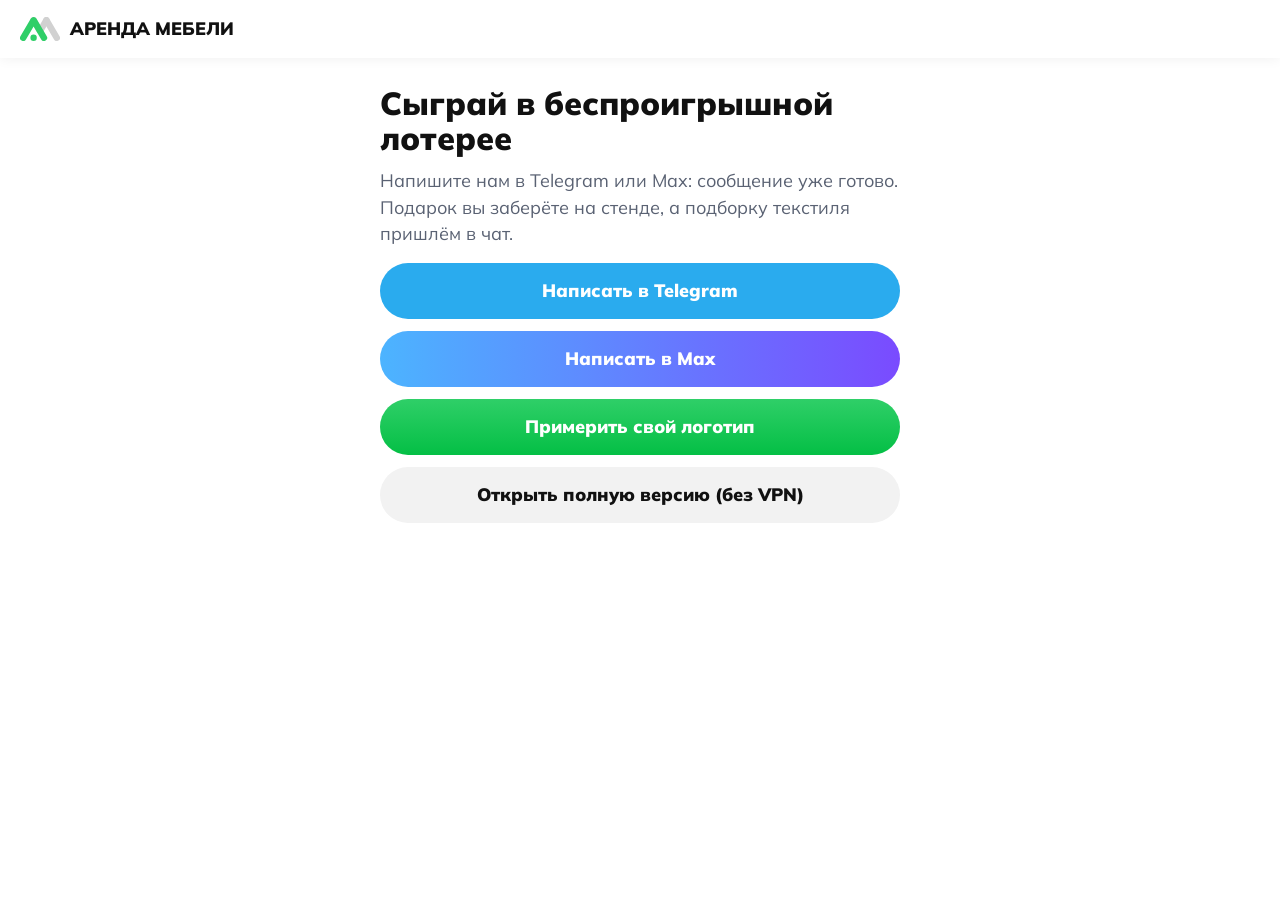
<file: am/index.html>
<!doctype html><html lang="ru"><meta charset="utf-8"><meta name="robots" content="noindex"><meta name="viewport" content="width=device-width,initial-scale=1"><title>Аренда мебели · Ёлки</title>
<style>
@font-face{font-family:Mulish;src:url(Mulish-Regular.woff2) format("woff2");font-weight:400;font-display:swap}
@font-face{font-family:Mulish;src:url(Mulish-Bold.woff2) format("woff2");font-weight:700;font-display:swap}
@font-face{font-family:Mulish;src:url(Mulish-Black.woff2) format("woff2");font-weight:900;font-display:swap}
*{box-sizing:border-box;margin:0}
body{font:400 18px/1.45 Mulish,Arial,sans-serif;color:#111;background:#fff;min-height:100vh;display:flex;flex-direction:column}
header{padding:16px 20px;box-shadow:0 1px 12px rgba(0,0,0,.06);display:flex;align-items:center;gap:10px;font-weight:900;text-transform:uppercase}
header img{width:40px;height:24px}
main{padding:28px 20px;max-width:560px;margin:0 auto;width:100%}
h1{font:900 32px/1.1 Mulish,Arial,sans-serif;margin-bottom:12px}
p{color:#5a6273;margin-bottom:16px}
.btn{display:flex;align-items:center;justify-content:center;min-height:56px;border-radius:999px;font-weight:900;font-size:18px;color:#fff;text-decoration:none;margin-top:12px;border:0;width:100%;cursor:pointer;font-family:inherit}
.ghost{background:#f2f2f2;color:#111}.go{background:linear-gradient(#2fcf68,#04bf45)}.tg{background:#2aabee}.mx{background:linear-gradient(90deg,#4cb4ff,#7a4bff)}
#fail{display:none}.spin{width:36px;height:36px;border:4px solid #e7e7e7;border-top-color:#04bf45;border-radius:50%;animation:s 1s linear infinite;margin:20px 0}@keyframes s{to{transform:rotate(360deg)}}
</style>
<header><img src="logo.svg" alt="">Аренда мебели</header>
<main>
<div id="wait"><h1>Открываем страницу подарка</h1><p>Секунду, переходим на стенд «Аренды мебели».</p><div class="spin"></div></div>
<div id="fail"><h1>Сыграй в беспроигрышной лотерее</h1><p>Напишите нам в Telegram или Max: сообщение уже готово. Подарок вы заберёте на стенде, а подборку текстиля пришлём в чат.</p>
<a class="btn tg" href="https://t.me/mvk_vikt?text=%D0%97%D0%B4%D1%80%D0%B0%D0%B2%D1%81%D1%82%D0%B2%D1%83%D0%B9%D1%82%D0%B5%21%20%D0%AF%20%D1%81%20%D1%84%D0%B5%D1%81%D1%82%D0%B8%D0%B2%D0%B0%D0%BB%D1%8F%20%C2%AB%D0%81%D0%BB%D0%BA%D0%B8%C2%BB%2C%20%D1%85%D0%BE%D1%87%D1%83%20%D0%B7%D0%B0%D0%B1%D1%80%D0%B0%D1%82%D1%8C%20%D0%BF%D0%BE%D0%B4%D0%B0%D1%80%D0%BE%D0%BA%20%D0%B8%20%D0%BF%D0%BE%D0%BB%D1%83%D1%87%D0%B8%D1%82%D1%8C%20%D0%BF%D0%BE%D0%B4%D0%B1%D0%BE%D1%80%D0%BA%D1%83%20%D1%82%D0%B5%D0%BA%D1%81%D1%82%D0%B8%D0%BB%D1%8F%20%D0%BF%D0%BE%D0%B4%20%D0%BD%D0%B0%D1%88%20%D0%B1%D1%80%D0%B5%D0%BD%D0%B4.">Написать в Telegram</a>
<a class="btn mx" href="https://max.ru/u/f9LHodD0cOJ7Zt_K9ql3w07qTTIzEOo6TGetEHfpGy2BEgHT0rVOag9T2vo">Написать в Max</a>
<a class="btn go" href="app/">Примерить свой логотип</a>
<button class="btn ghost" onclick="location.reload()">Открыть полную версию (без VPN)</button></div>
</main>
<script>
// QR ведёт сюда, а не на сайт напрямую: адрес стенда меняется в одной строке, QR перепечатывать не нужно
var TARGET='https://catalystrussia.ru/am/'+location.search, done=false;
function go(){ if(done)return; done=true; location.replace(TARGET); }
function fail(){ if(done)return; done=true; document.getElementById('wait').style.display='none'; document.getElementById('fail').style.display='block'; }
var c=new AbortController(), t=setTimeout(function(){c.abort()},6000);
fetch('https://catalystrussia.ru/am/img/logo.svg',{mode:'no-cors',cache:'no-store',signal:c.signal}).then(function(){clearTimeout(t);go()},fail);
</script></html>
</file>
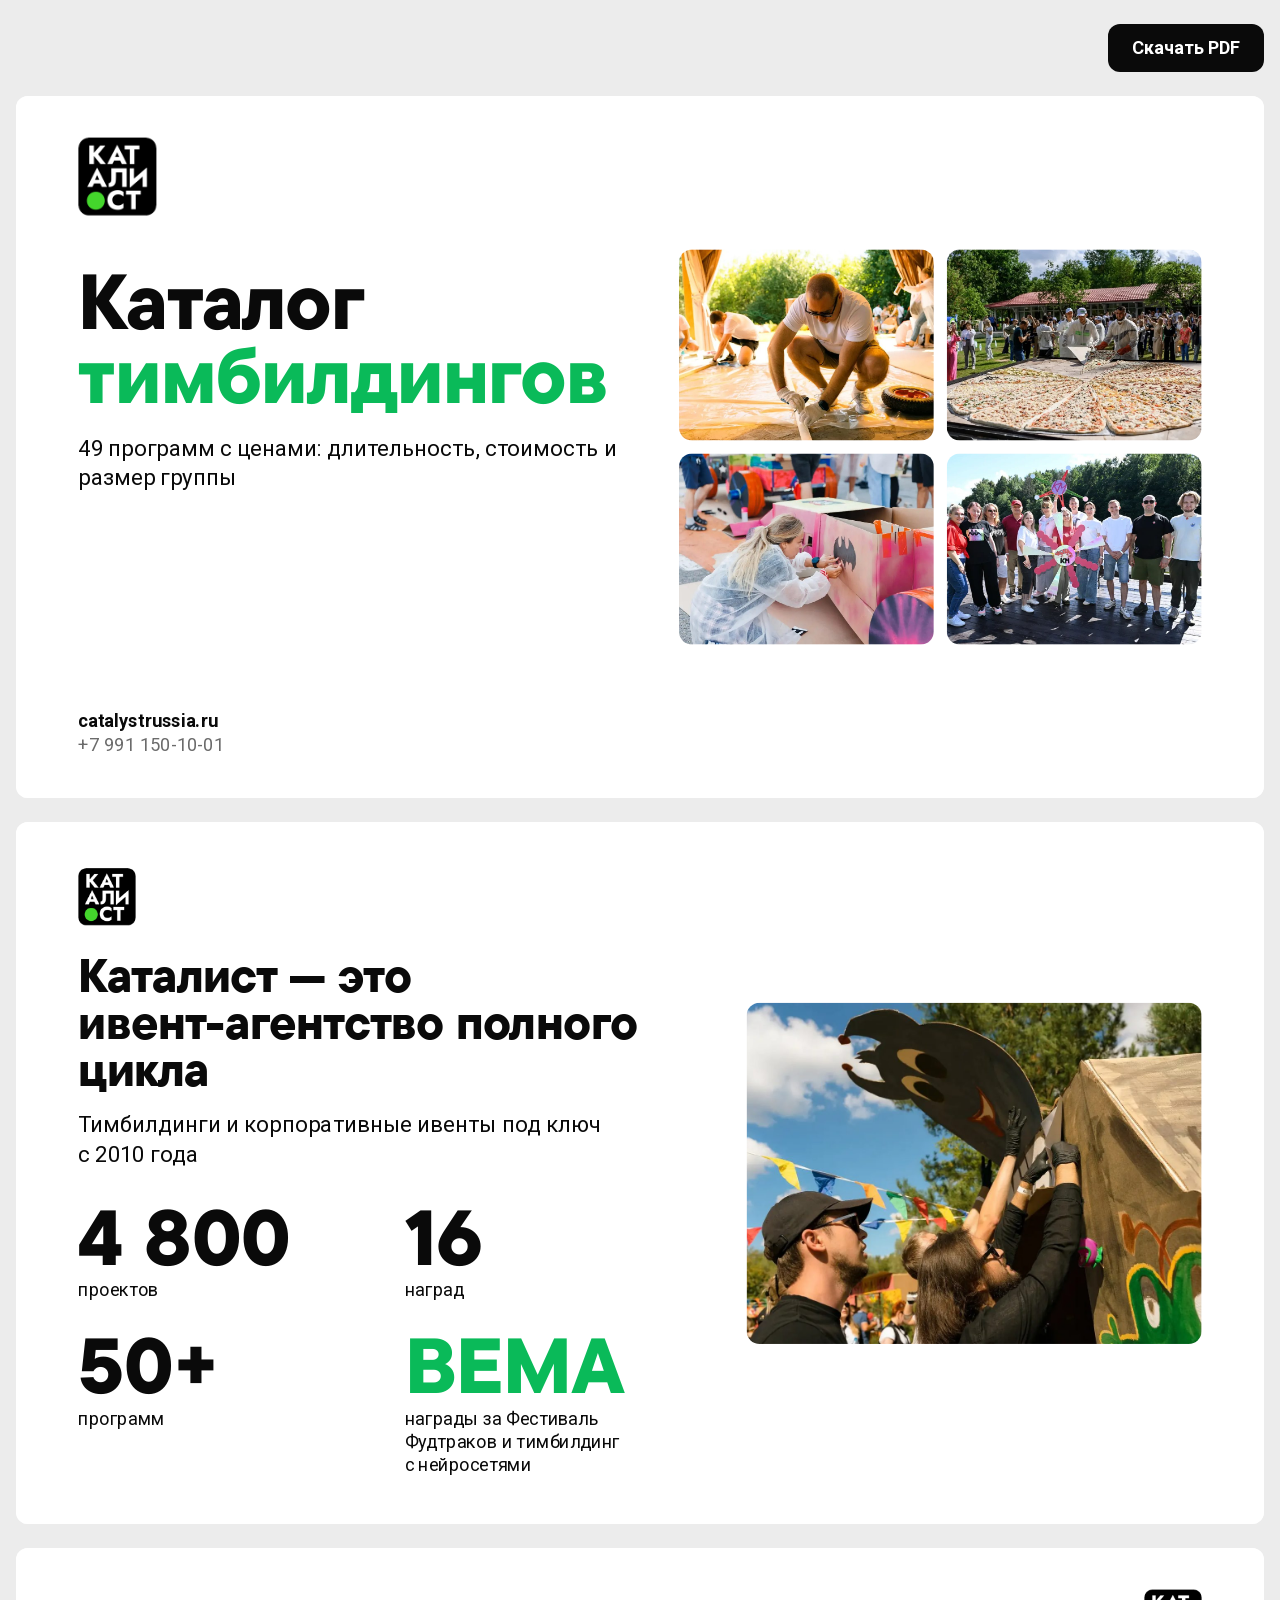
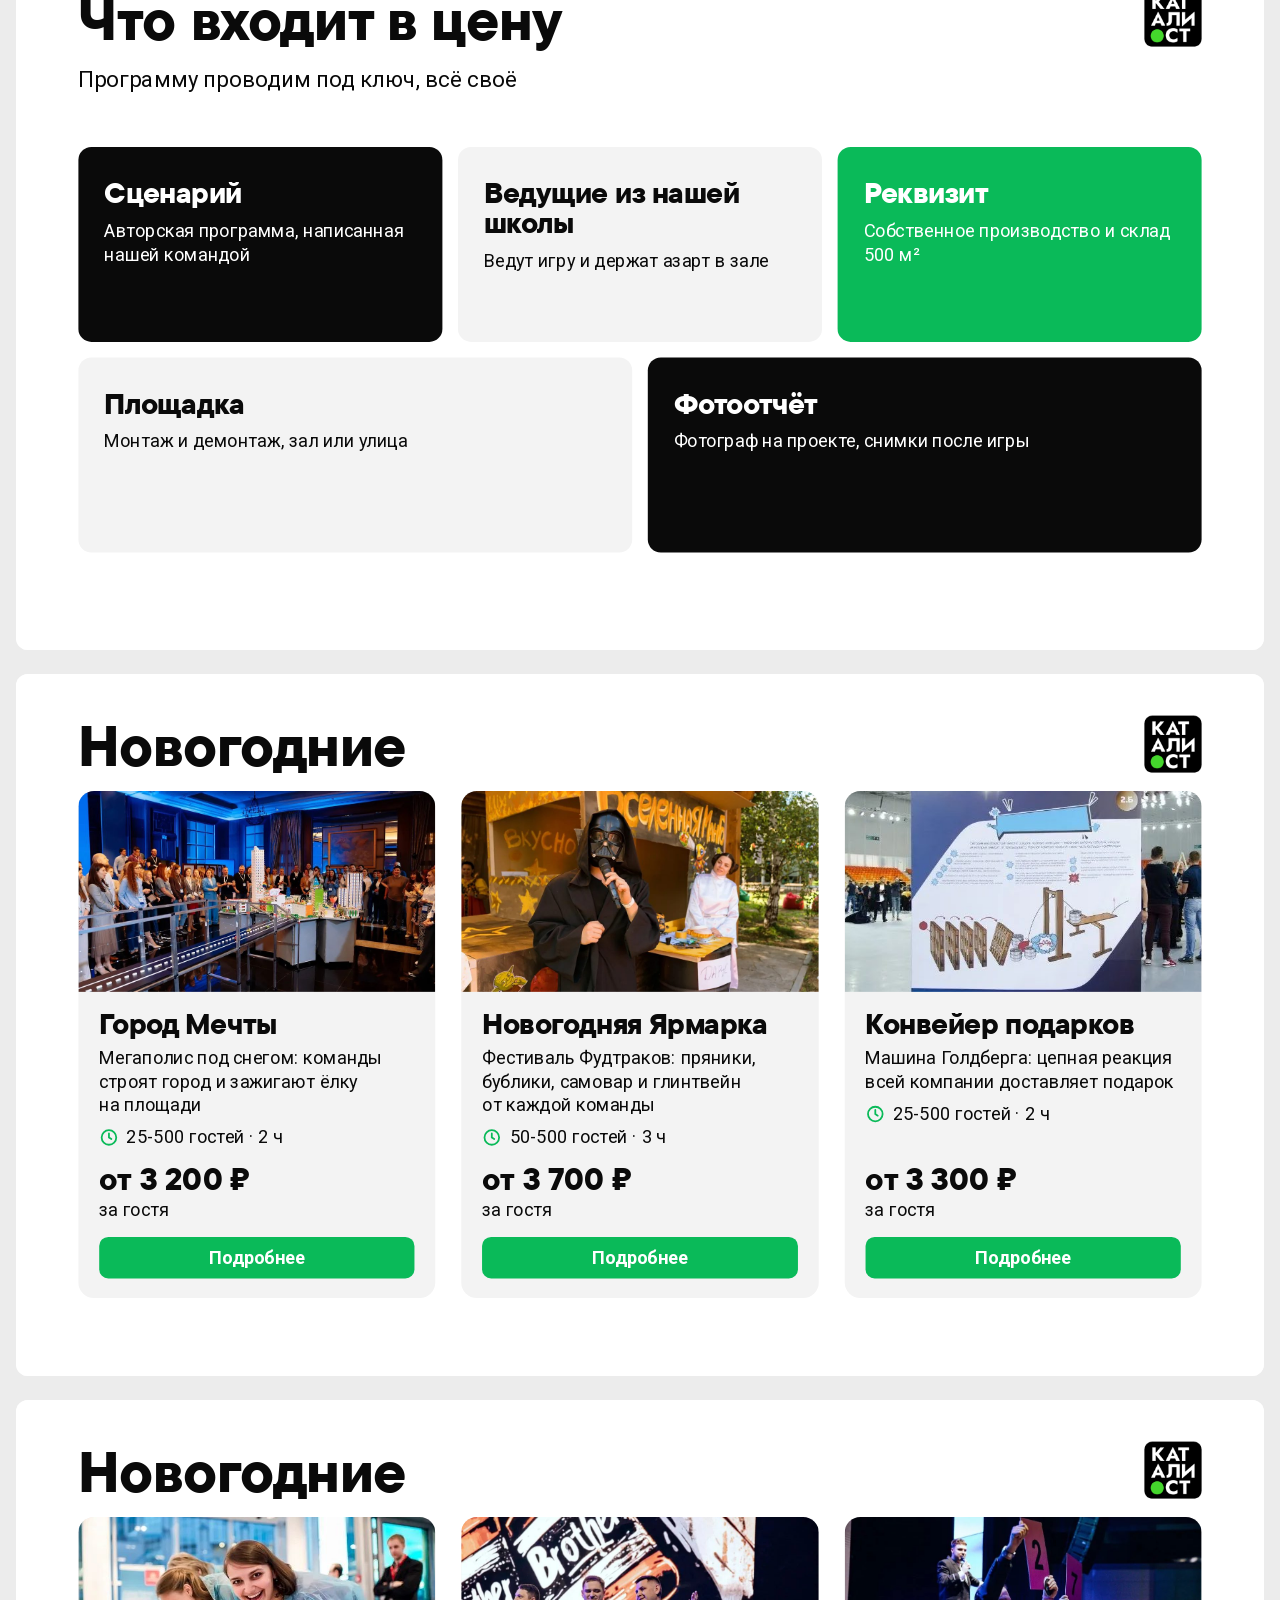
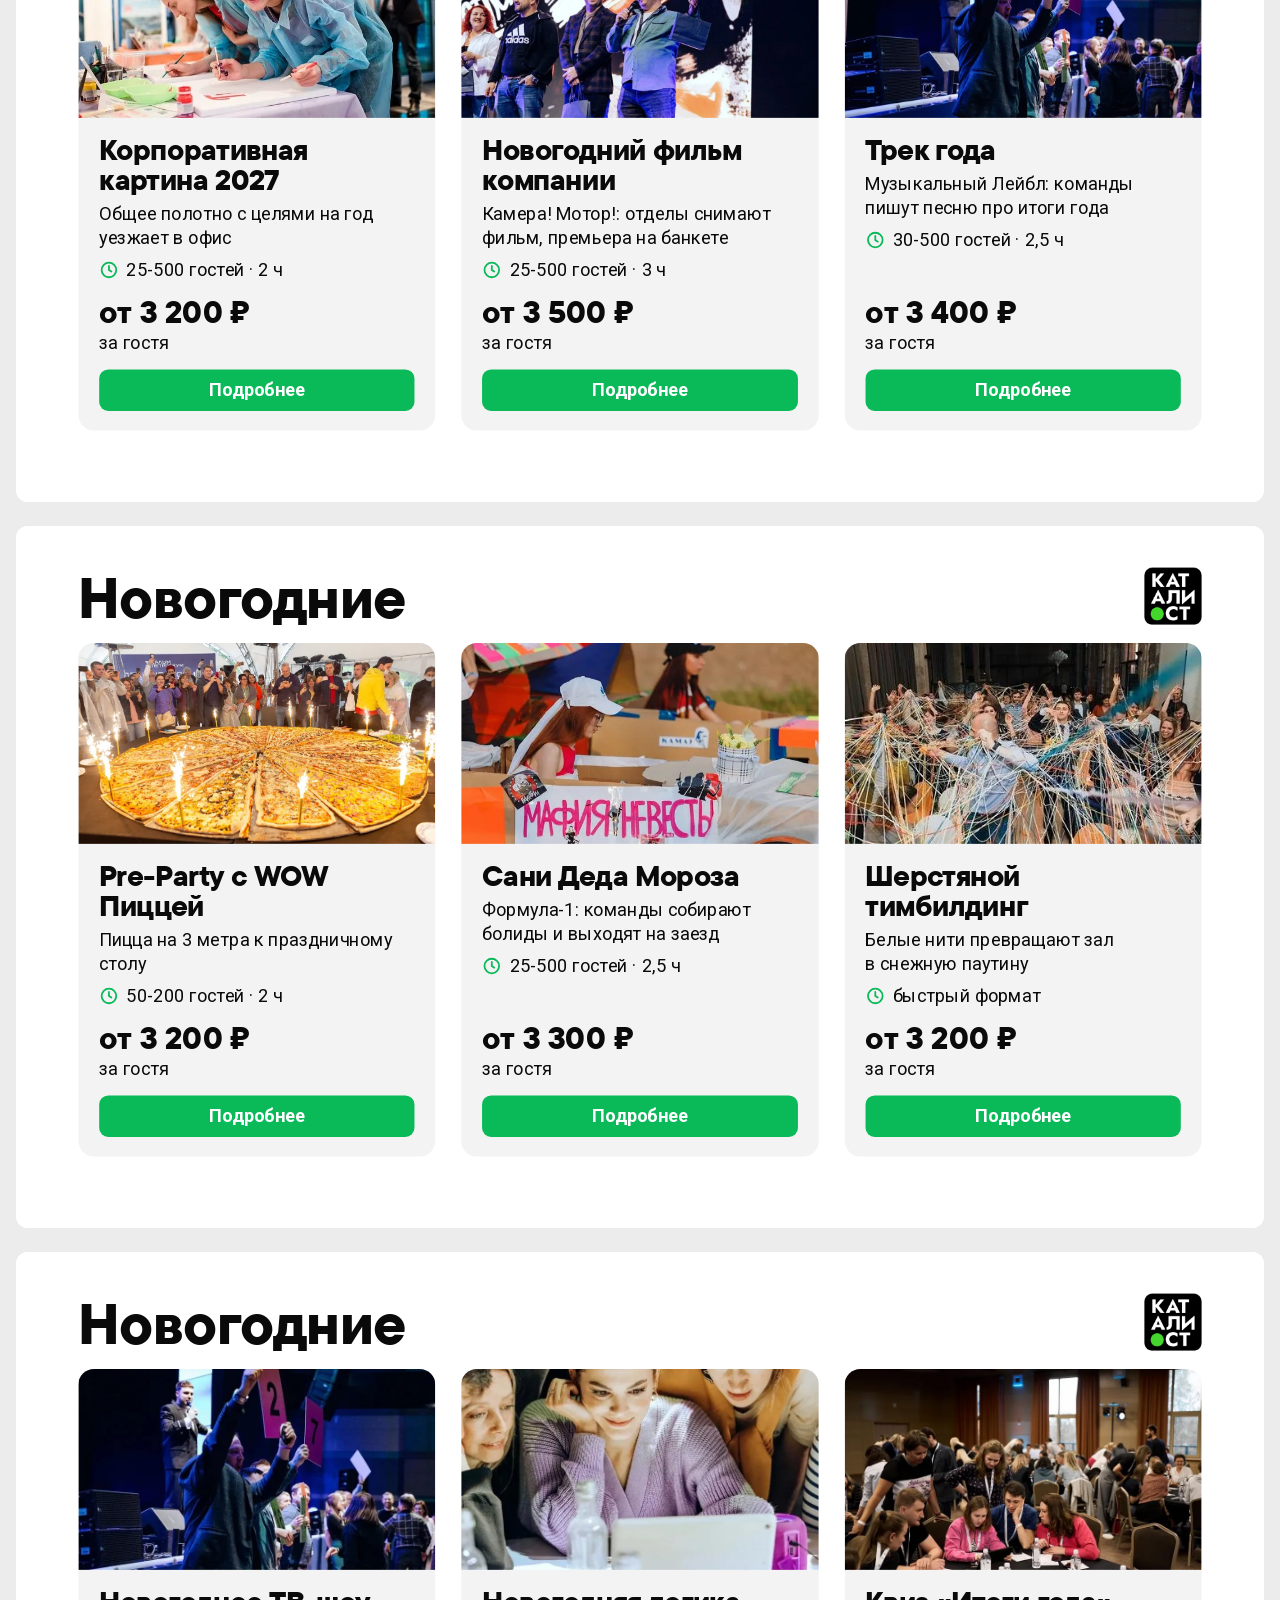
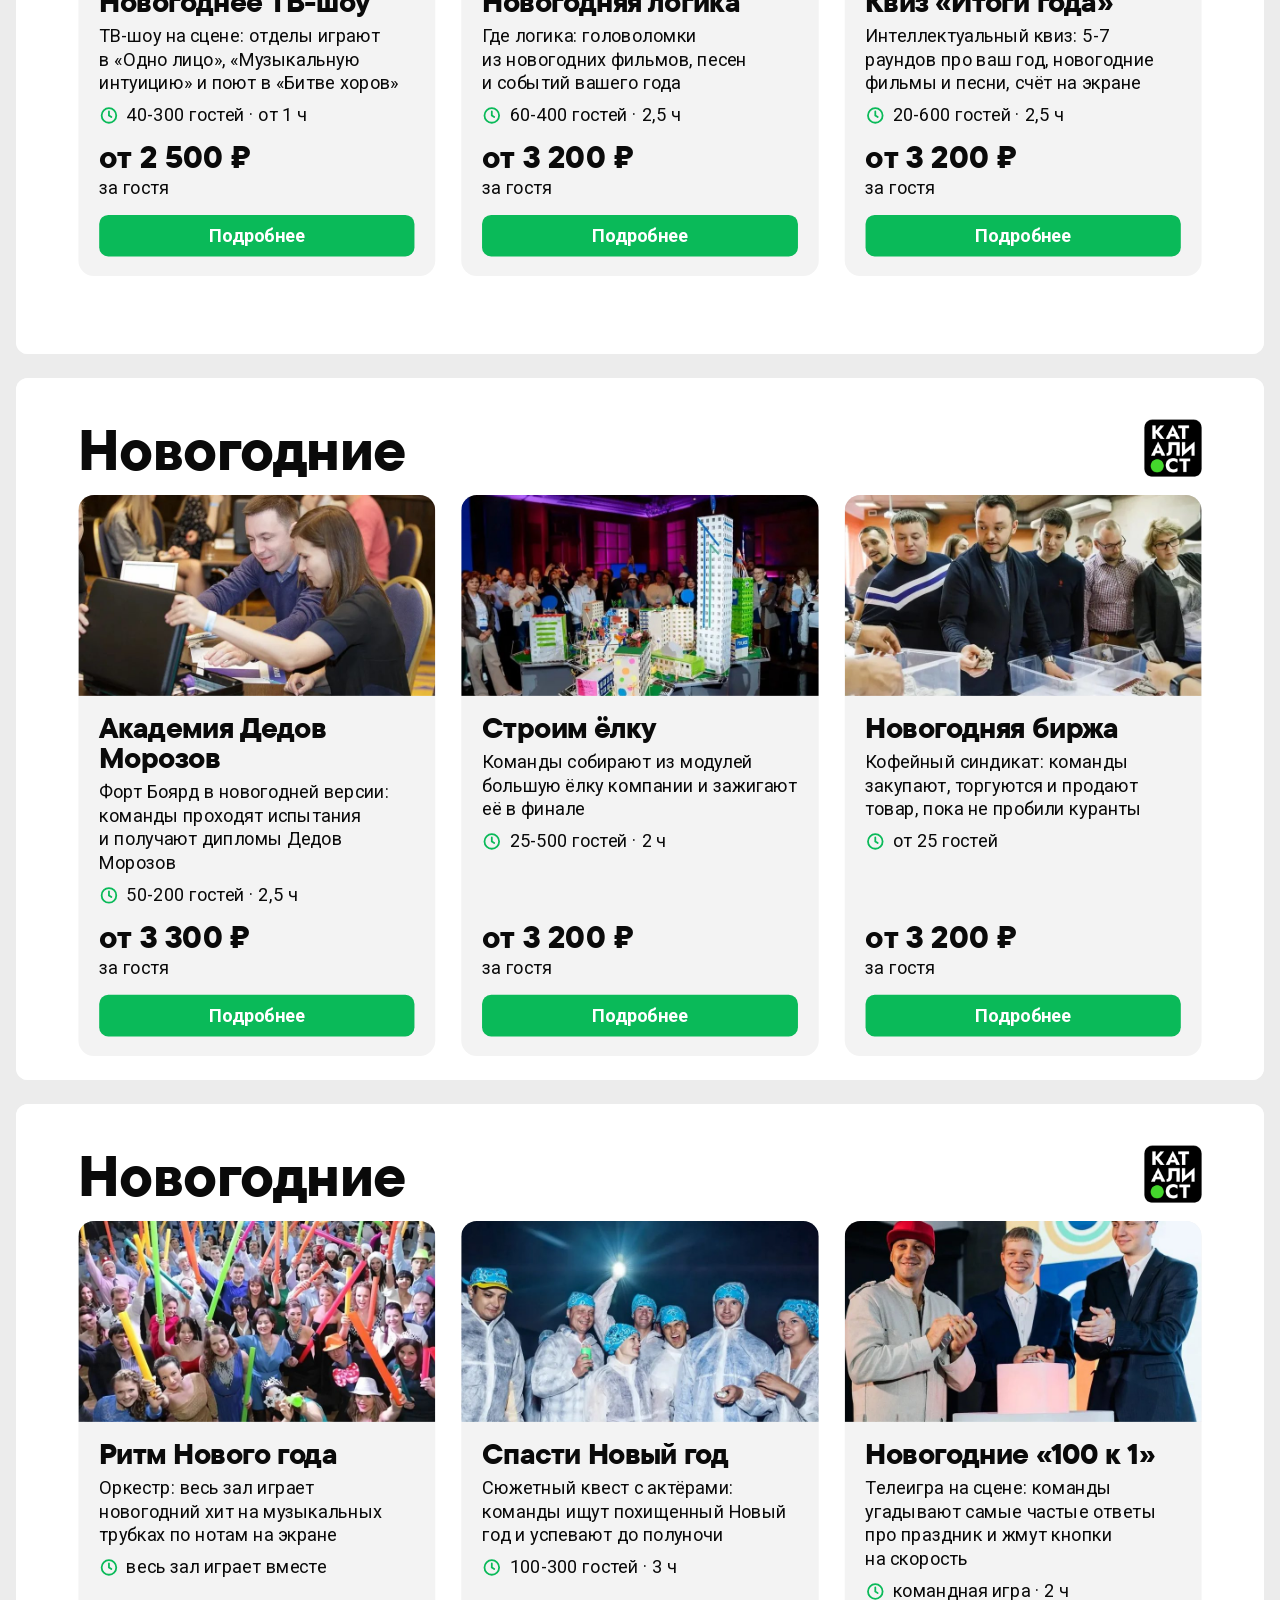
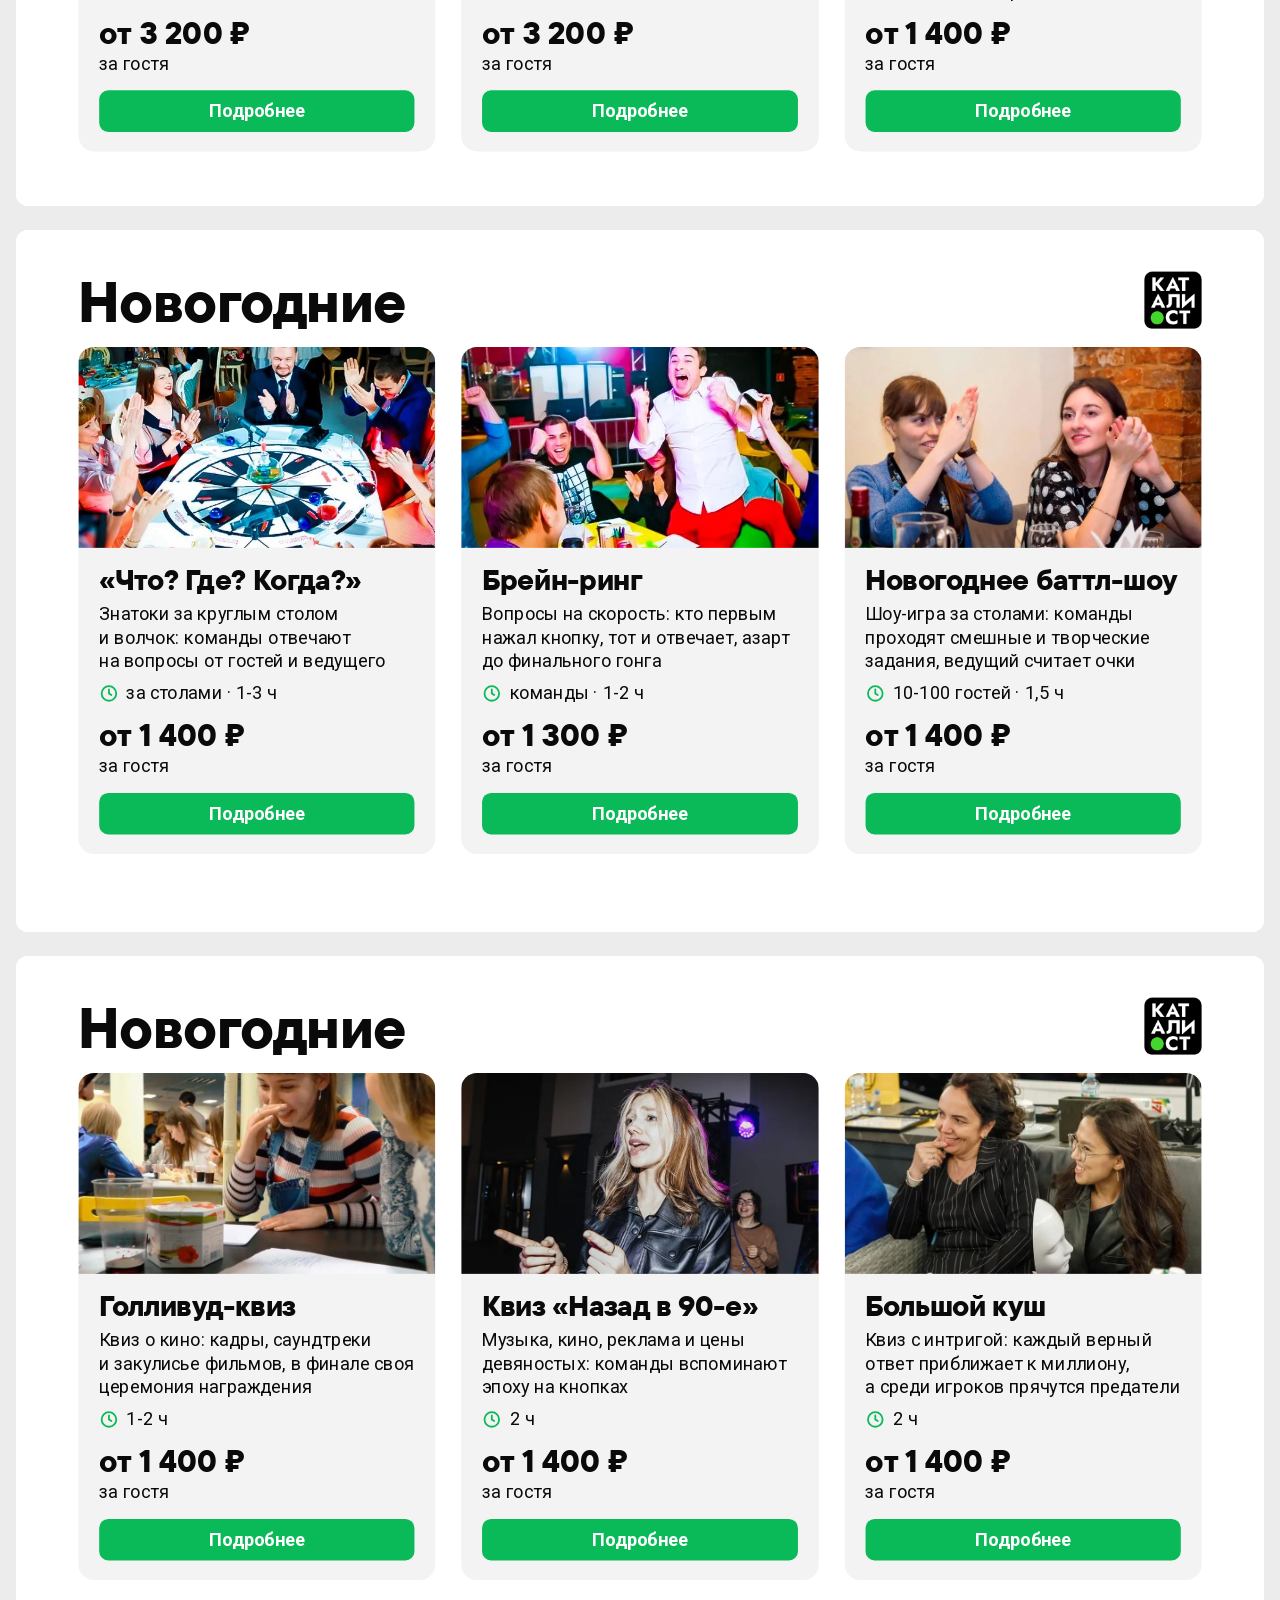
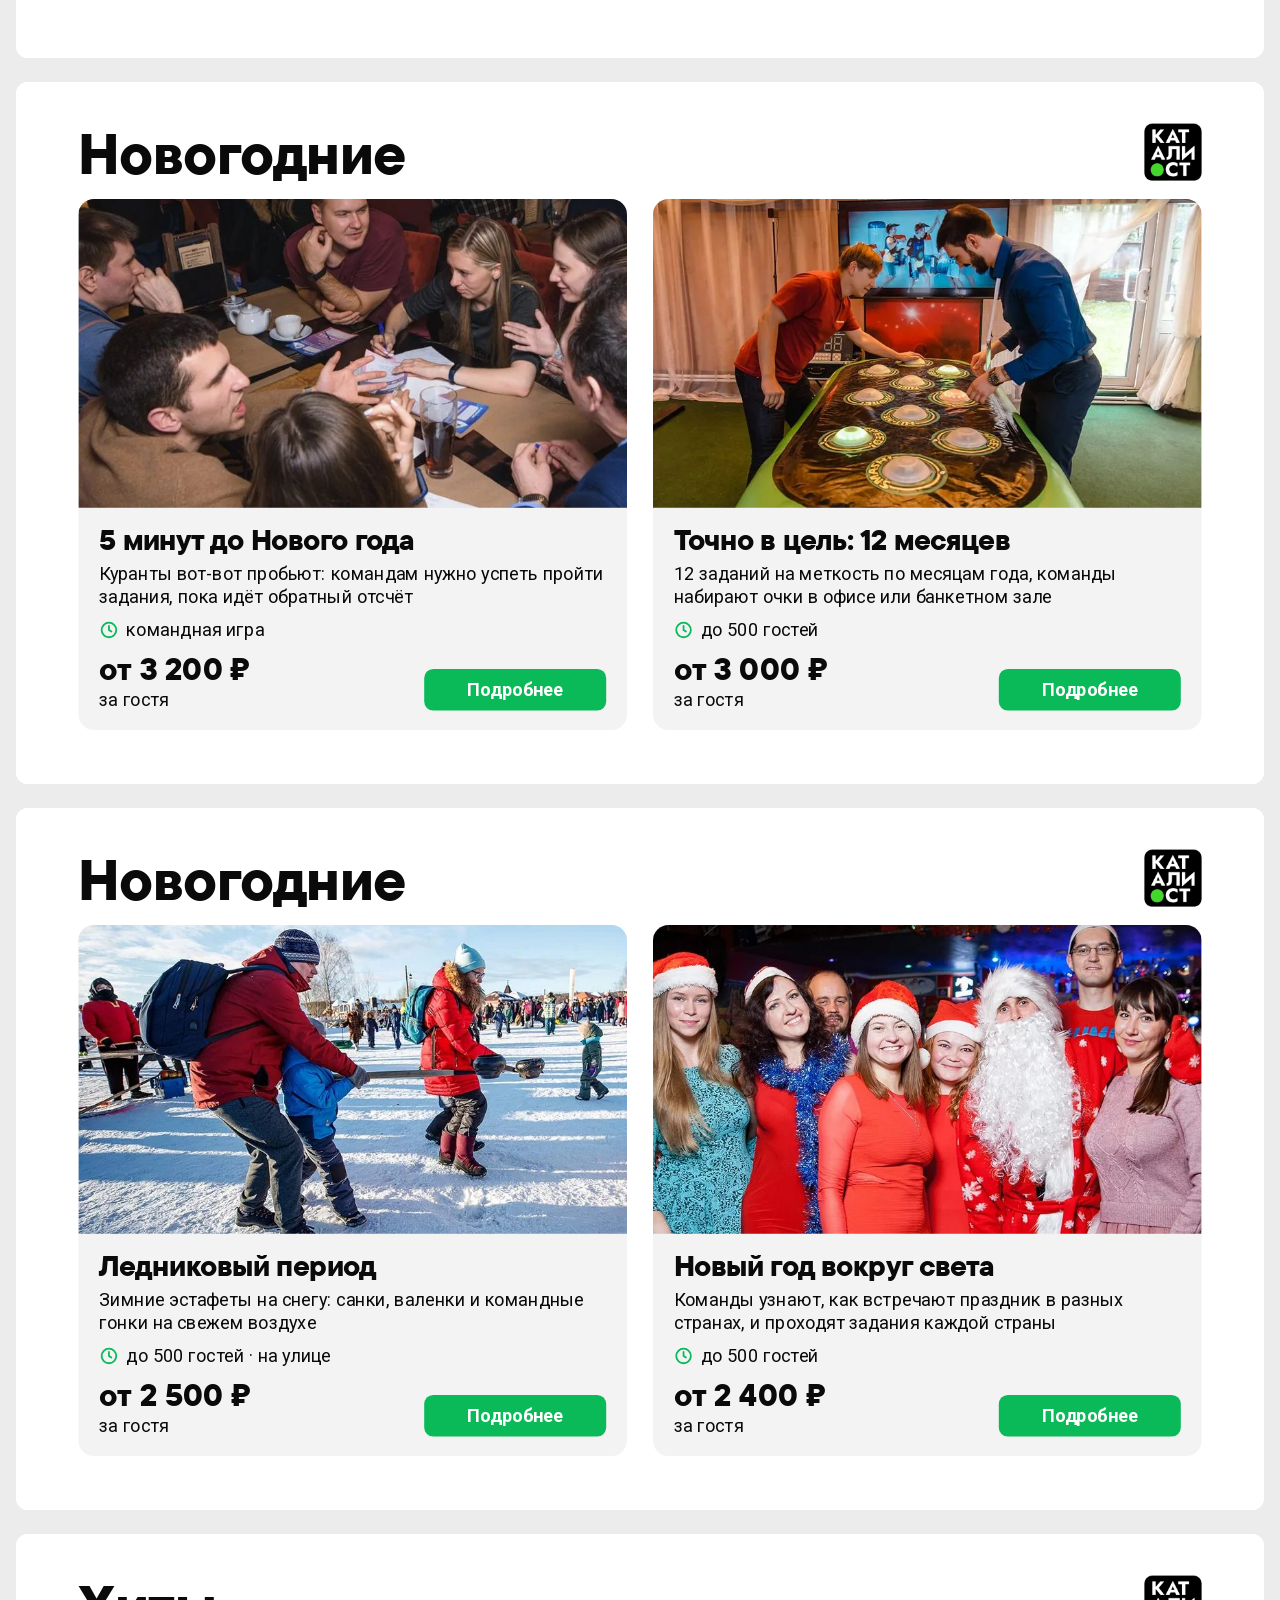
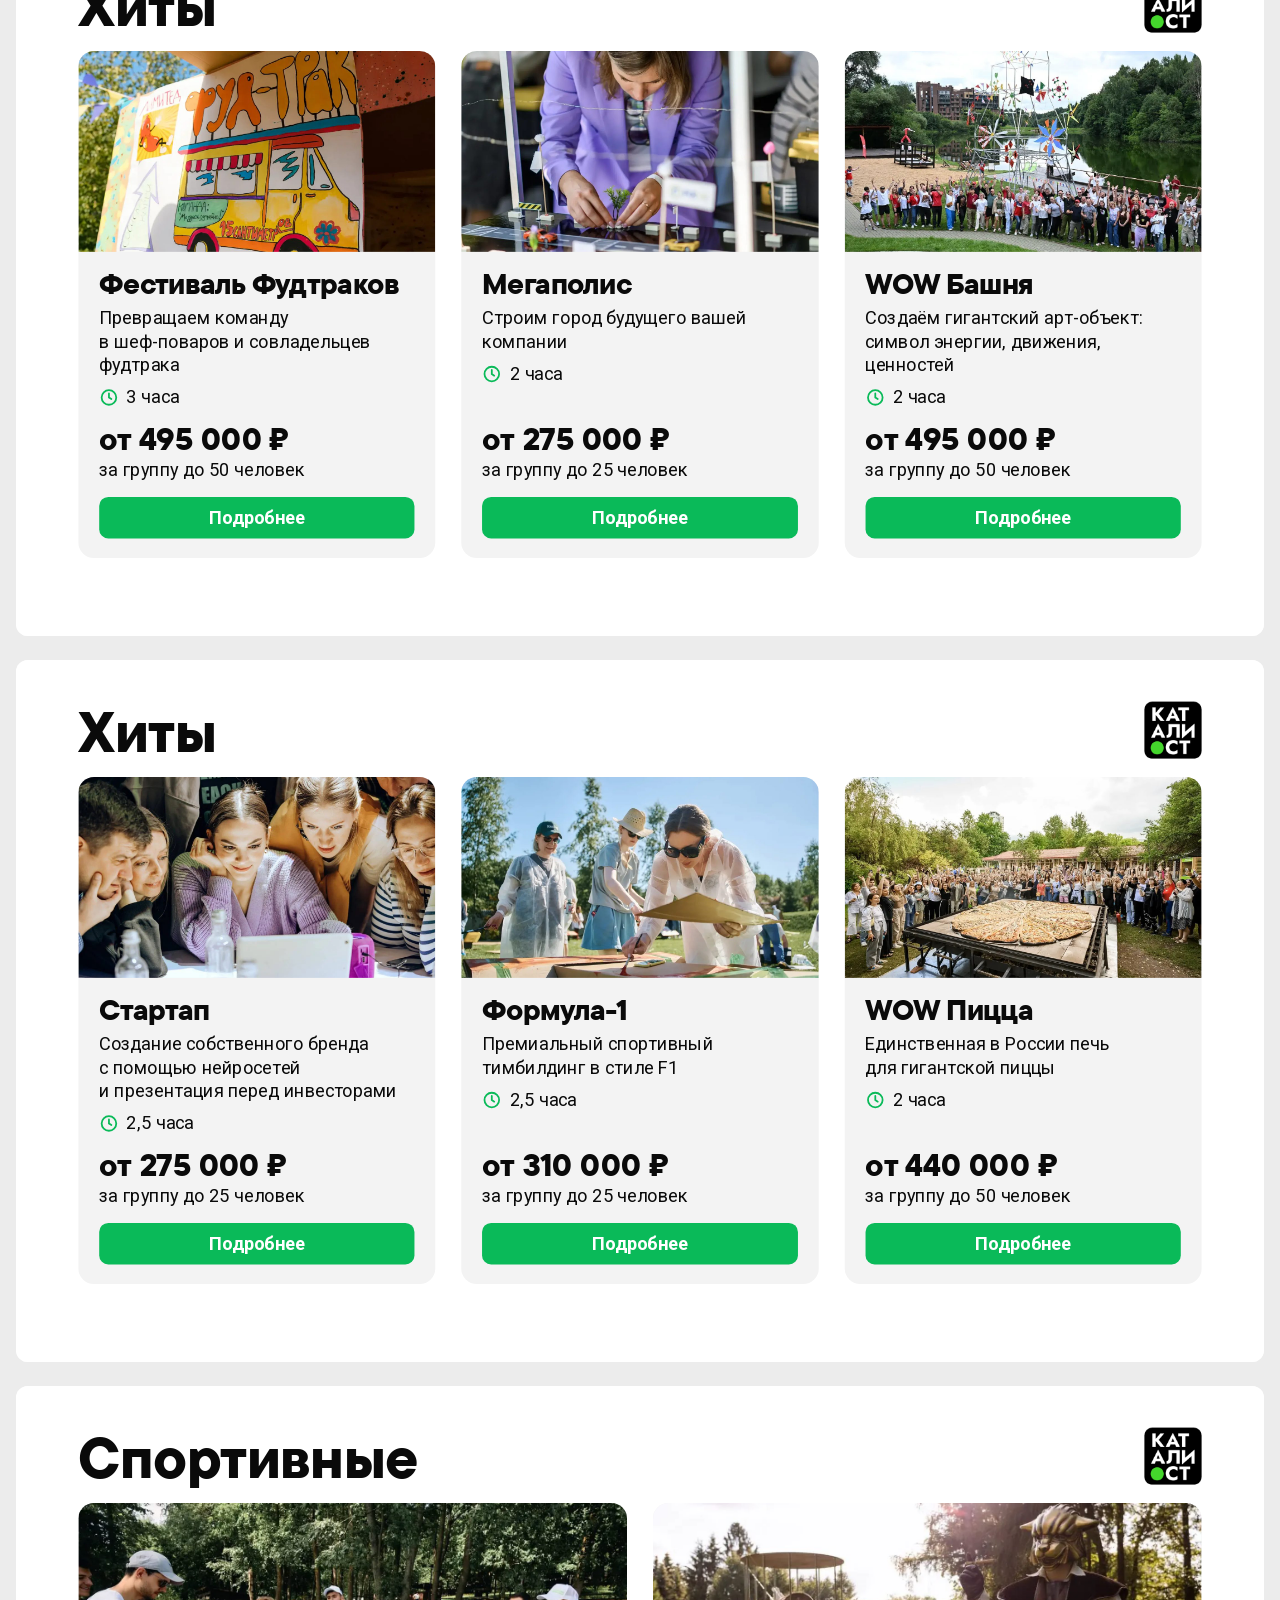
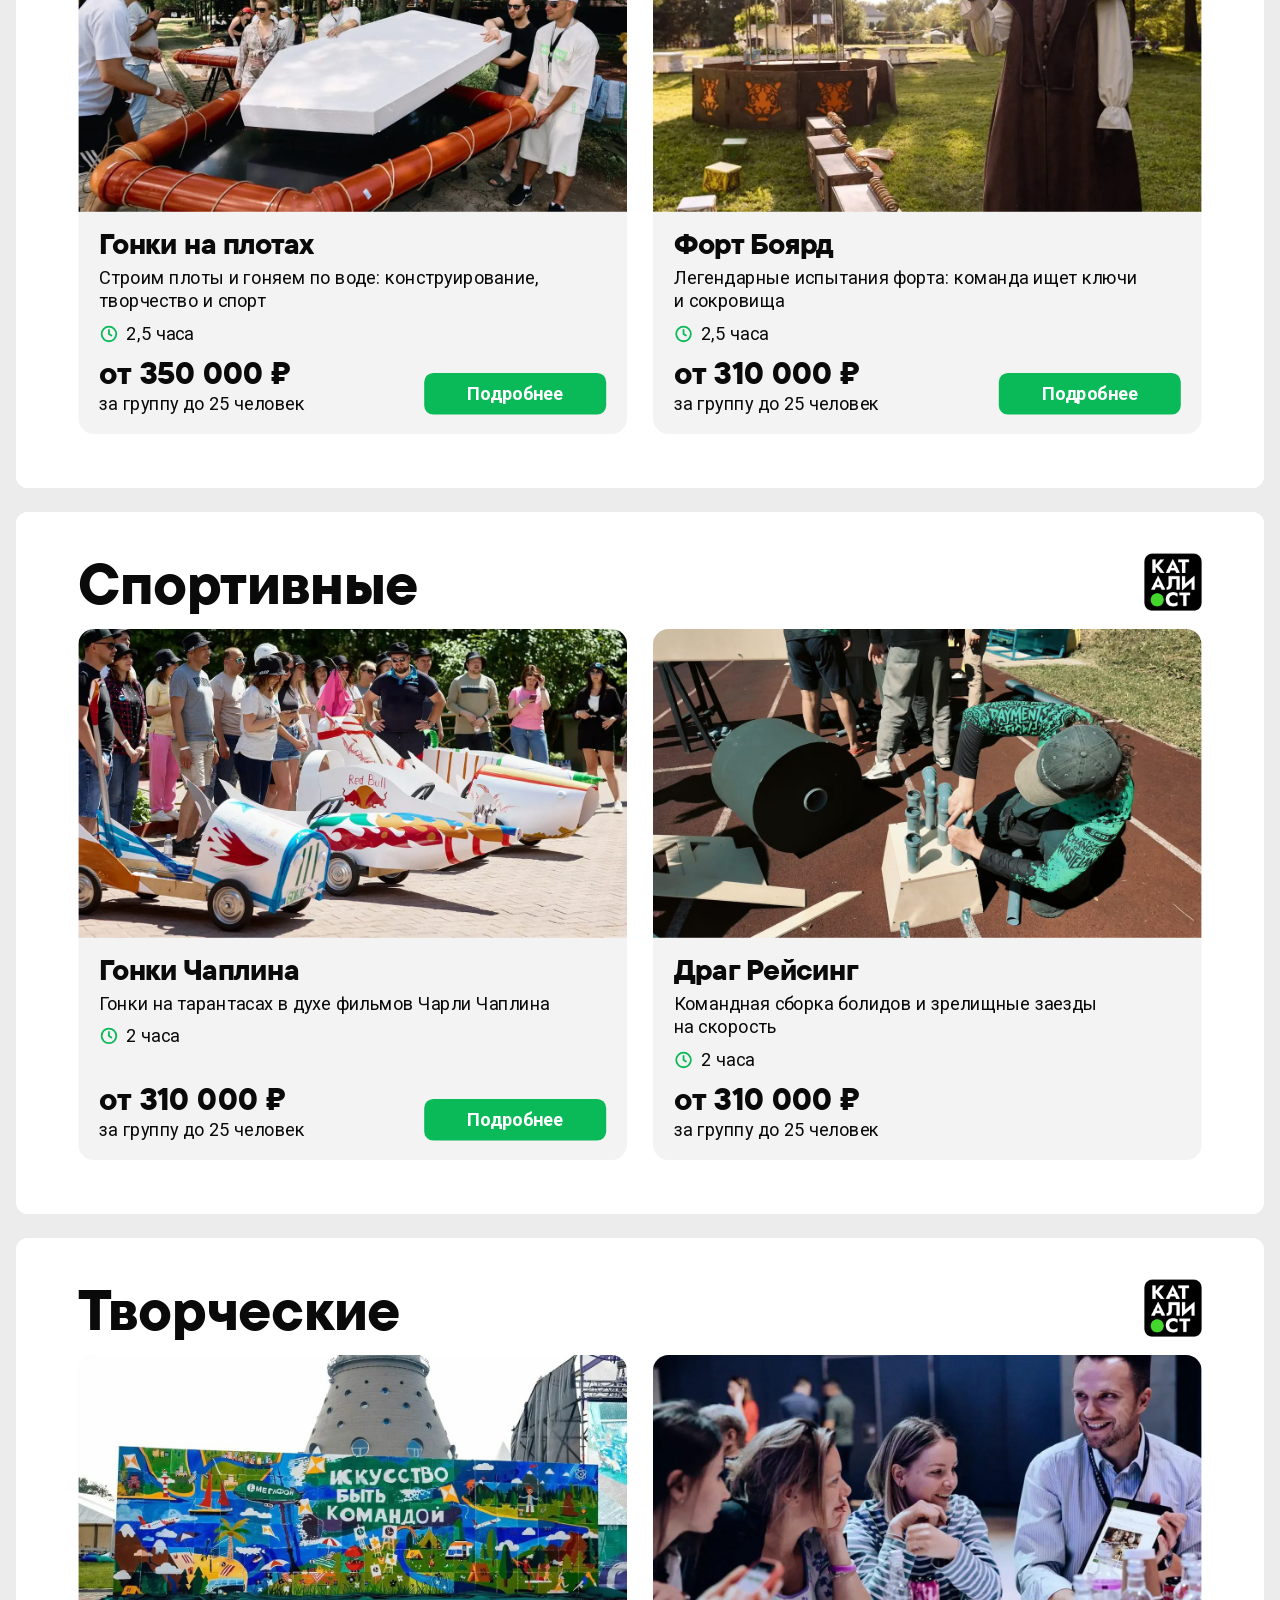
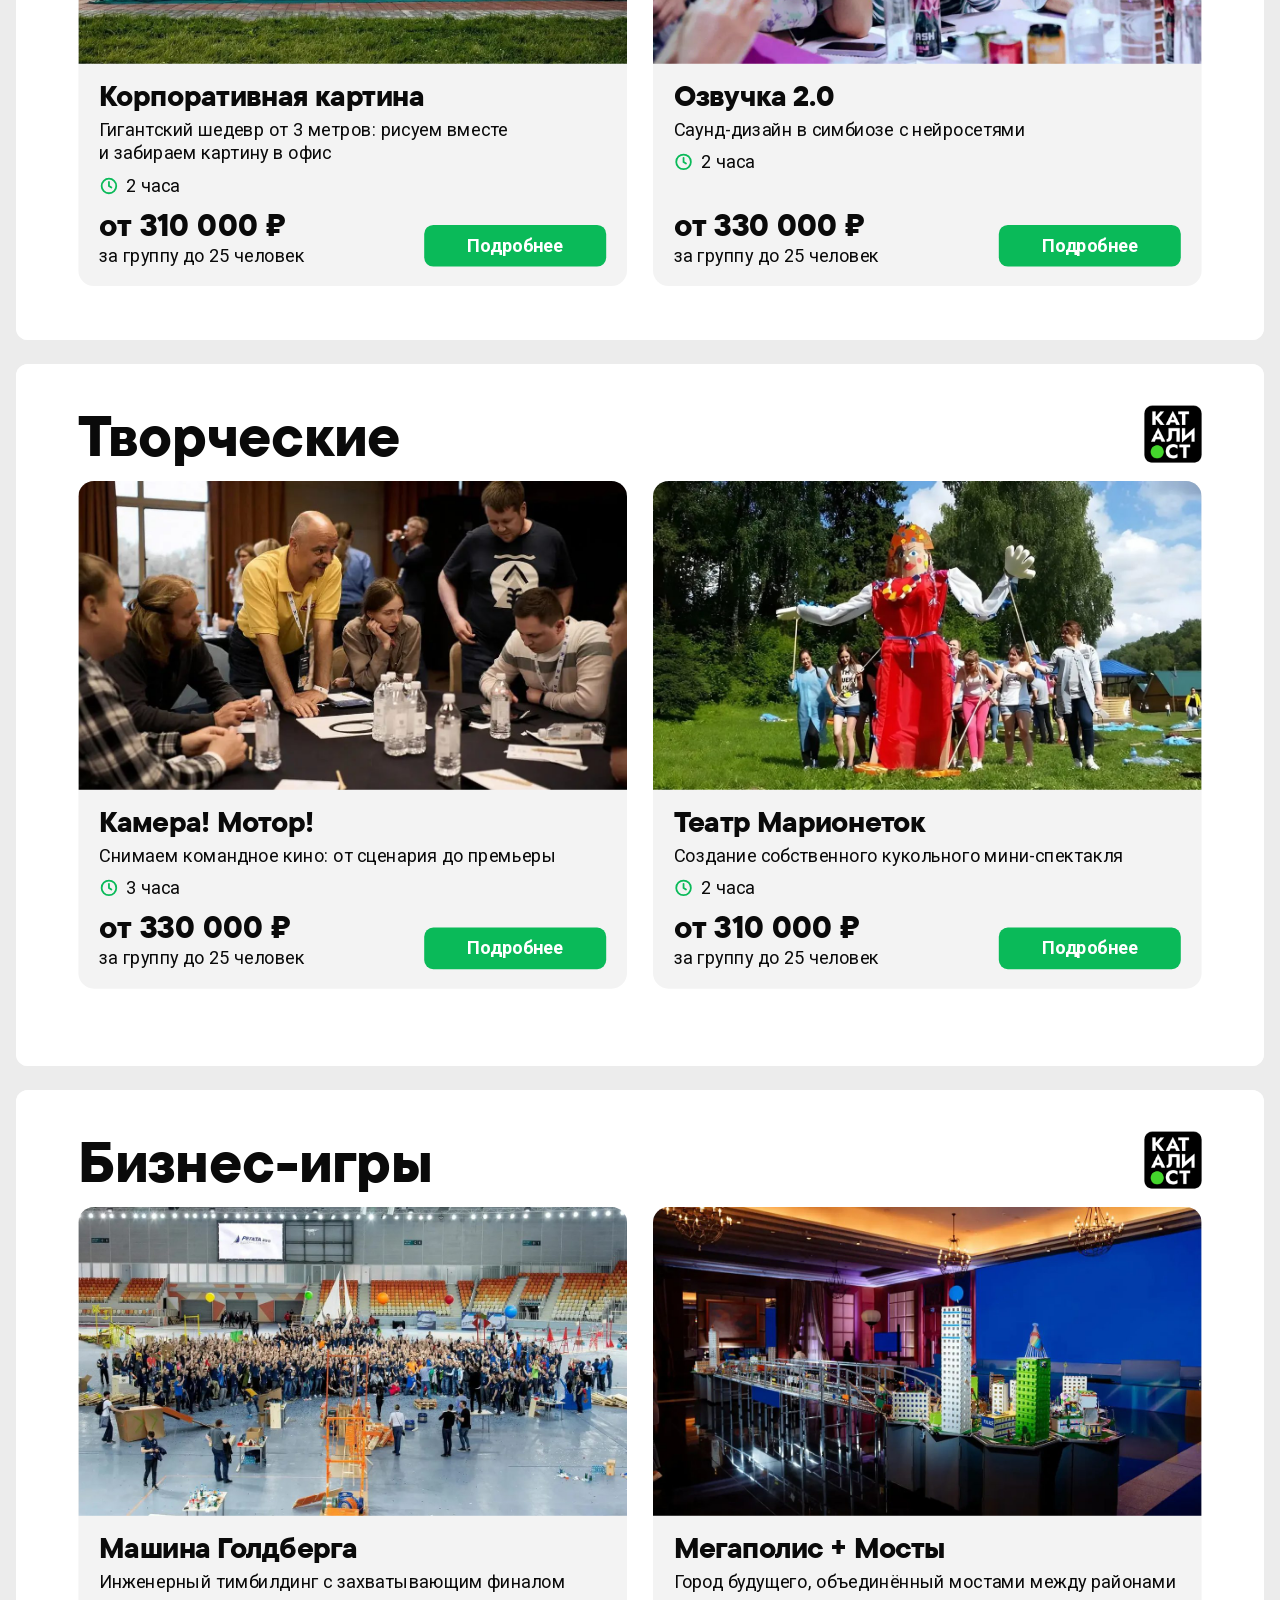
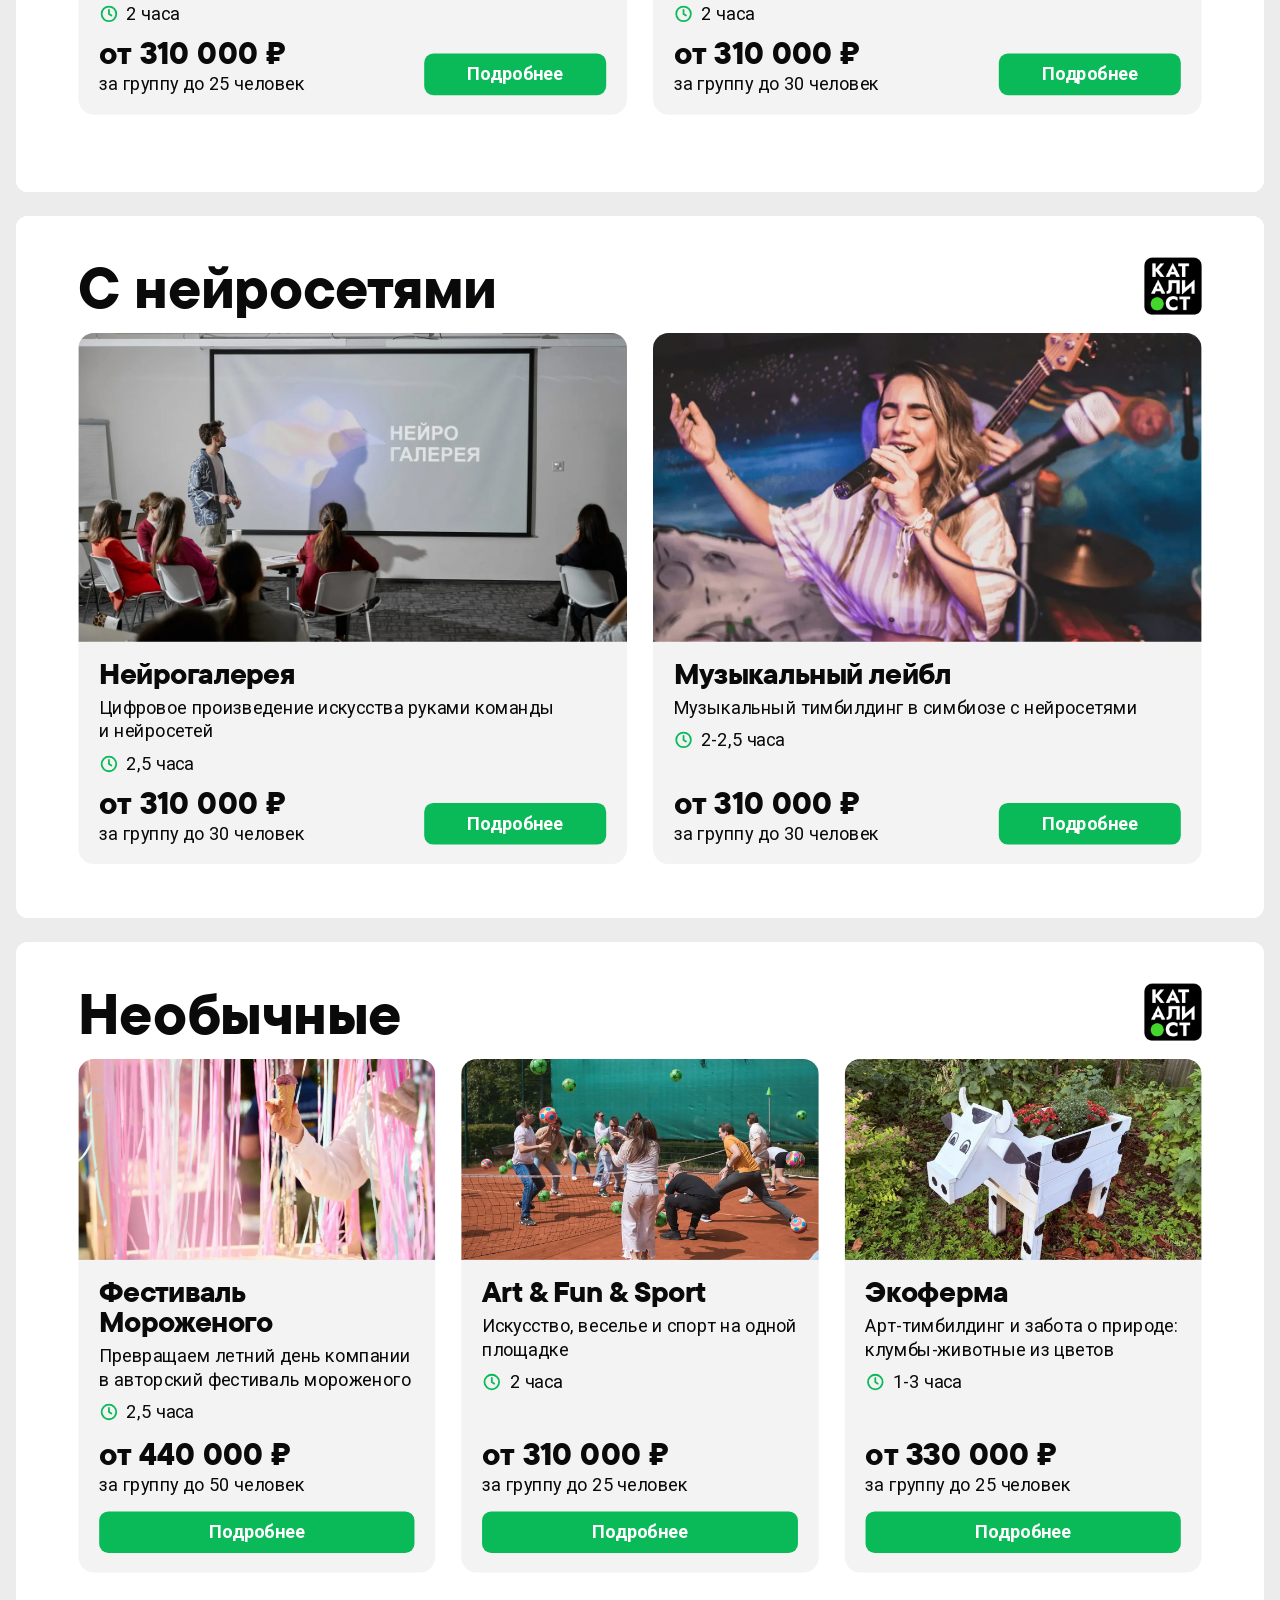
<file: katalog/index.html>
<!doctype html>
<html lang="ru">
<head>
<meta charset="utf-8">
<meta name="viewport" content="width=device-width, initial-scale=1, viewport-fit=cover">
<meta name="robots" content="noindex, nofollow">
<title>Каталог тимбилдингов Каталиста с ценами</title>
<meta name="description" content="49 программ с ценами: длительность, стоимость и размер группы">
<meta property="og:title" content="Каталог тимбилдингов Каталиста с ценами">
<meta property="og:description" content="49 программ с ценами: длительность, стоимость и размер группы">
<meta property="og:type" content="website">
<meta property="og:url" content="https://maria177777773.github.io/catalyst-otchety/katalog/">
<meta property="og:image" content="https://maria177777773.github.io/catalyst-otchety/katalog/og.jpg">
<meta property="og:image:width" content="1200">
<meta property="og:image:height" content="630">
<meta name="twitter:card" content="summary_large_image">
<meta name="twitter:image" content="https://maria177777773.github.io/catalyst-otchety/katalog/og.jpg">
<link rel="preload" href="fonts/TT_Commons_Pro_ExtraBold.woff2" as="font" type="font/woff2" crossorigin>
<style>
@font-face{font-family:"TTCommonsPro";src:url(fonts/TT_Commons_Pro_ExtraBold.woff2) format("woff2");font-weight:800;font-display:block}
@font-face{font-family:"Roboto";src:url(fonts/roboto-cyr.woff2) format("woff2");font-weight:400 700;font-display:block;unicode-range:U+0301,U+0400-045F,U+0490-0491,U+04B0-04B1,U+2116}
@font-face{font-family:"Roboto";src:url(fonts/roboto-lat.woff2) format("woff2");font-weight:400 700;font-display:block;unicode-range:U+0000-00FF,U+0131,U+0152-0153,U+02BB-02BC,U+02C6,U+02DA,U+02DC,U+0304,U+0308,U+0329,U+2000-206F,U+20AC,U+20BD,U+2122,U+2191,U+2193,U+2212,U+2215,U+FEFF,U+FFFD}
:root{--g:#0aba59;--k:#0a0a0a;--w:#fff;--g1:#f3f3f3;--g2:#e6e6e6;--g5:#6b6b6b;
 --h:"TTCommonsPro","TT Commons Pro",Arial,sans-serif;--t:Roboto,Arial,sans-serif;
 --fs-hero:120px;--fs-h2:88px;--fs-big:120px;--fs-h3:44px;--fs-price:48px;--fs-txt:28px;--fs-lead:34px;--fs-h2s:72px;--fs-ct:36px;--fs-ui:18px;--btn-h:64px}
html,body{background:#ececec}
body{margin:0;font-family:var(--t);color:var(--k)}
.bar{max-width:1920px;margin:0 auto;padding:24px 16px 0;display:flex;justify-content:flex-end}
.bar a{display:inline-flex;align-items:center;height:48px;padding:0 24px;border-radius:12px;background:var(--k);color:#fff;font:700 var(--fs-ui)/1 var(--t);text-decoration:none}
.deck{max-width:1920px;margin:0 auto;padding:24px 16px 48px;display:flex;flex-direction:column;gap:24px}
.sw{position:relative;width:100%;aspect-ratio:16/9;overflow:hidden;border-radius:12px;background:var(--w)}
.slide{position:absolute;left:0;top:0;width:1920px;height:1080px;transform-origin:0 0;transform:scale(var(--k-s,1));
 background:var(--w);box-sizing:border-box;padding:64px 96px 64px;overflow:hidden}
h1,h2,h3{font-family:var(--h);font-weight:800;margin:0;letter-spacing:-.01em}
p{margin:0}
.nw{white-space:nowrap}
img.ph{display:block;width:100%;height:auto;object-fit:cover;border-radius:20px;background:var(--g1)}
.r43{aspect-ratio:4/3}.r169{aspect-ratio:16/9}
.logo{display:block;width:120px;height:120px}
.logo-s{display:block;width:88px;height:88px}
/* обложка */
.cover{display:grid;grid-template-columns:860px 1fr;gap:64px;height:100%}
.cover .l{display:flex;flex-direction:column;justify-content:space-between}
.cover h1{font-size:var(--fs-hero);line-height:.95;margin-top:72px}
.cover h1 .g{color:var(--g)}
.cover .lead{font-size:var(--fs-lead);line-height:1.3;margin-top:36px;color:var(--k)}
.cover .ct{font:700 var(--fs-txt)/1.3 var(--t)}
.cover .ct span{color:var(--g5);font-weight:400}
.coll{display:grid;grid-template-columns:1fr 1fr;gap:20px;align-content:center}
/* о нас */
.about{display:grid;grid-template-columns:1fr 700px;gap:80px;height:100%;align-items:center}
.about h2{font-size:var(--fs-h2s);line-height:1}
.about .lead{font-size:var(--fs-lead);line-height:1.35;margin-top:28px;max-width:860px}
.nums{display:grid;grid-template-columns:1fr 1fr;gap:40px 56px;margin-top:48px}
.num b{display:block;font:800 var(--fs-big)/.9 var(--h);color:var(--k)}
.num b.g{color:var(--g)}
.num span{display:block;font-size:var(--fs-txt);line-height:1.3;margin-top:12px}
/* что входит */
.inc h2{font-size:var(--fs-h2);line-height:1}
.inc .lead{font-size:var(--fs-lead);line-height:1.35;margin-top:24px}
.tiles{display:grid;grid-template-columns:repeat(6,1fr);gap:24px;margin-top:80px}
.tile{grid-column:span 2;border-radius:20px;padding:48px 40px;min-height:300px;box-sizing:border-box;background:var(--g1)}
.tile:nth-child(4),.tile:nth-child(5){grid-column:span 3}
.tile.k{background:var(--k);color:#fff}.tile.gr{background:var(--g);color:#fff}
.tile h3{font-size:var(--fs-h3);line-height:1.05}
.tile p{font-size:var(--fs-txt);line-height:1.35;margin-top:16px}
/* программы */
.hd{display:flex;align-items:center;justify-content:space-between;height:88px;margin-bottom:28px}
.hd h2{font-size:var(--fs-h2);line-height:1}
.cards{display:grid;gap:40px}
.cards.n3{grid-template-columns:repeat(3,1fr)}
.cards.n2{grid-template-columns:repeat(2,1fr)}
.card{display:flex;flex-direction:column;background:var(--g1);border-radius:24px;overflow:hidden}
.card img.ph{border-radius:0}
.card .tx{display:flex;flex-direction:column;flex:1;padding:26px 32px 30px}
.card h3{font-size:var(--fs-h3);line-height:1.05}
.card .d{font-size:var(--fs-txt);line-height:1.3;margin-top:12px}
.card .m{display:flex;align-items:center;gap:12px;font-size:var(--fs-txt);line-height:1;margin-top:16px;color:var(--k)}
.card .m svg{width:30px;height:30px;flex:none;color:var(--g)}
.card .pr{margin-top:auto;padding-top:24px}
.card .pr b{display:block;font:800 var(--fs-price)/1 var(--h)}
.card .pr span{display:block;font-size:var(--fs-txt);line-height:1.2;margin-top:8px}
.card .bt{display:flex;align-items:center;justify-content:center;height:var(--btn-h);margin-top:24px;border-radius:14px;
 background:var(--g);color:#fff;font:700 var(--fs-txt)/1 var(--t);text-decoration:none}
.cards.n2 .row{display:flex;align-items:flex-end;justify-content:space-between;gap:24px;margin-top:auto;padding-top:20px}
.cards.n2 .row .pr{margin:0;padding:0}
.cards.n2 .row .bt{margin:0;width:280px;flex:none}
/* финал */
.fin{display:grid;grid-template-columns:1fr 820px;gap:80px;height:100%}
.fin .l{display:flex;flex-direction:column}
.fin h2{font-size:var(--fs-hero);line-height:.95;margin-top:56px}
.fin h2 .g{color:var(--g)}
.cts{display:flex;flex-direction:column;gap:20px;margin-top:auto}
.cts a{display:flex;align-items:center;gap:20px;height:80px;padding:0 28px;border-radius:16px;background:var(--g1);
 color:var(--k);text-decoration:none;font:700 var(--fs-ct)/1 var(--t);width:fit-content;min-width:560px;box-sizing:border-box}
.cts a svg{width:40px;height:40px;flex:none}
.cts a.tel{background:var(--g);color:#fff}
.cts a.tel svg{stroke:#fff}
.fin .r{display:flex;align-items:center}
@page{size:1920px 1080px;margin:0}
@media print{
 html,body{background:#fff}
 .bar{display:none}
 .deck{padding:0;gap:0;max-width:none}
 .sw{width:1920px;height:1080px;aspect-ratio:auto;border-radius:0;break-after:page;page-break-after:always}
 .sw:last-child{break-after:auto;page-break-after:auto}
 .slide{transform:none}
}
</style>
</head>
<body>
<div class="bar"><a href="Каталист_каталог_тимбилдингов.pdf" download>Скачать PDF</a></div>
<main class="deck"><section class="sw" aria-label="Слайд 1"><div class="slide"><div class="cover"><div class="l"><div><img class="logo" src="img-logo.png" width="120" height="120" alt="Каталист"><h1>Каталог<br><span class="g">тимбилдингов</span></h1><p class="lead">49 программ с ценами: длительность, стоимость и размер группы</p></div><p class="ct">catalystrussia.ru<br><span>+7 991 150-10-01</span></p></div><div class="coll"><img class="ph r43" src="img/cover-0.jpg" width="900" height="675" alt="Тимбилдинг Каталиста" decoding="async"><img class="ph r43" src="img/cover-1.jpg" width="900" height="675" alt="Тимбилдинг Каталиста" decoding="async"><img class="ph r43" src="img/cover-2.jpg" width="900" height="675" alt="Тимбилдинг Каталиста" decoding="async"><img class="ph r43" src="img/cover-3.jpg" width="900" height="675" alt="Тимбилдинг Каталиста" decoding="async"></div></div></div></section><section class="sw" aria-label="Слайд 2"><div class="slide"><div class="about"><div><img class="logo-s" src="img-logo.png" width="88" height="88" alt="Каталист"><h2 style="margin-top:40px">Каталист — это <span class="nw">ивент-агентство</span> полного цикла</h2><p class="lead">Тимбилдинги и&nbsp;корпоративные ивенты под ключ с&nbsp;2010 года</p><div class="nums"><div class="num"><b>4&nbsp;800</b><span>проектов</span></div><div class="num"><b>16</b><span>наград</span></div><div class="num"><b>50+</b><span>программ</span></div><div class="num"><b class="g">BEMA</b><span>награды за&nbsp;Фестиваль Фудтраков и&nbsp;тимбилдинг с&nbsp;нейросетями</span></div></div></div><img class="ph r43" src="img/about.jpg" width="1100" height="825" alt="Тимбилдинг Каталиста" loading="lazy" decoding="async"></div></div></section><section class="sw" aria-label="Слайд 3"><div class="slide"><div class="inc"><div class="hd"><h2>Что входит в цену</h2><img class="logo-s" src="img-logo.png" width="88" height="88" alt="Каталист"></div><p class="lead">Программу проводим под ключ, всё своё</p><div class="tiles"><div class="tile k"><h3>Сценарий</h3><p>Авторская программа, написанная нашей командой</p></div><div class="tile"><h3>Ведущие из&nbsp;нашей школы</h3><p>Ведут игру и&nbsp;держат азарт в&nbsp;зале</p></div><div class="tile gr"><h3>Реквизит</h3><p>Собственное производство и&nbsp;склад 500 м²</p></div><div class="tile"><h3>Площадка</h3><p>Монтаж и&nbsp;демонтаж, зал или улица</p></div><div class="tile k"><h3>Фотоотчёт</h3><p>Фотограф на&nbsp;проекте, снимки после игры</p></div></div></div></div></section><section class="sw" aria-label="Слайд 4"><div class="slide"><div class="hd"><h2>Новогодние</h2><img class="logo-s" src="img-logo.png" width="88" height="88" alt="Каталист"></div><div class="cards n3"><article class="card"><img class="ph r169" src="img/ny-megapolis-0.jpg" width="1000" height="562" alt="Город Мечты" loading="lazy" decoding="async"><div class="tx"><h3>Город Мечты</h3><p class="d">Мегаполис под снегом: команды строят город и&nbsp;зажигают ёлку на&nbsp;площади</p><p class="m"><svg viewBox="0 0 24 24" fill="none" stroke="currentColor" stroke-width="2.2" stroke-linecap="round" aria-hidden="true"><circle cx="12" cy="12" r="9"/><path d="M12 7v5l3 2"/></svg><span>25-500 гостей · 2 ч</span></p><div class="pr"><b>от 3 200 ₽</b><span>за гостя</span></div><a class="bt" href="https://catalystrussia.ru/new-year-teambuildings/" target="_blank" rel="noopener">Подробнее</a></div></article><article class="card"><img class="ph r169" src="img/ny-festival-foodtrucks-1.jpg" width="1000" height="562" alt="Новогодняя Ярмарка" loading="lazy" decoding="async"><div class="tx"><h3>Новогодняя Ярмарка</h3><p class="d">Фестиваль Фудтраков: пряники, бублики, самовар и&nbsp;глинтвейн от&nbsp;каждой команды</p><p class="m"><svg viewBox="0 0 24 24" fill="none" stroke="currentColor" stroke-width="2.2" stroke-linecap="round" aria-hidden="true"><circle cx="12" cy="12" r="9"/><path d="M12 7v5l3 2"/></svg><span>50-500 гостей · 3 ч</span></p><div class="pr"><b>от 3 700 ₽</b><span>за гостя</span></div><a class="bt" href="https://catalystrussia.ru/new-year-teambuildings/" target="_blank" rel="noopener">Подробнее</a></div></article><article class="card"><img class="ph r169" src="img/ny-goldberg-machine-2.jpg" width="540" height="304" alt="Конвейер подарков" loading="lazy" decoding="async"><div class="tx"><h3>Конвейер подарков</h3><p class="d">Машина Голдберга: цепная реакция всей компании доставляет подарок</p><p class="m"><svg viewBox="0 0 24 24" fill="none" stroke="currentColor" stroke-width="2.2" stroke-linecap="round" aria-hidden="true"><circle cx="12" cy="12" r="9"/><path d="M12 7v5l3 2"/></svg><span>25-500 гостей · 2 ч</span></p><div class="pr"><b>от 3 300 ₽</b><span>за гостя</span></div><a class="bt" href="https://catalystrussia.ru/new-year-teambuildings/" target="_blank" rel="noopener">Подробнее</a></div></article></div></div></section><section class="sw" aria-label="Слайд 5"><div class="slide"><div class="hd"><h2>Новогодние</h2><img class="logo-s" src="img-logo.png" width="88" height="88" alt="Каталист"></div><div class="cards n3"><article class="card"><img class="ph r169" src="img/ny-lm-corporate-picture-3.jpg" width="620" height="349" alt="Корпоративная картина 2027" loading="lazy" decoding="async"><div class="tx"><h3>Корпоративная картина 2027</h3><p class="d">Общее полотно с&nbsp;целями на&nbsp;год уезжает в&nbsp;офис</p><p class="m"><svg viewBox="0 0 24 24" fill="none" stroke="currentColor" stroke-width="2.2" stroke-linecap="round" aria-hidden="true"><circle cx="12" cy="12" r="9"/><path d="M12 7v5l3 2"/></svg><span>25-500 гостей · 2 ч</span></p><div class="pr"><b>от 3 200 ₽</b><span>за гостя</span></div><a class="bt" href="https://catalystrussia.ru/new-year-teambuildings/" target="_blank" rel="noopener">Подробнее</a></div></article><article class="card"><img class="ph r169" src="img/ny-korporativ-katalist-24-4.jpg" width="1024" height="576" alt="Новогодний фильм компании" loading="lazy" decoding="async"><div class="tx"><h3>Новогодний фильм компании</h3><p class="d">Камера! Мотор!: отделы снимают фильм, премьера на&nbsp;банкете</p><p class="m"><svg viewBox="0 0 24 24" fill="none" stroke="currentColor" stroke-width="2.2" stroke-linecap="round" aria-hidden="true"><circle cx="12" cy="12" r="9"/><path d="M12 7v5l3 2"/></svg><span>25-500 гостей · 3 ч</span></p><div class="pr"><b>от 3 500 ₽</b><span>за гостя</span></div><a class="bt" href="https://catalystrussia.ru/new-year-teambuildings/" target="_blank" rel="noopener">Подробнее</a></div></article><article class="card"><img class="ph r169" src="img/ny-music-label-5.jpg" width="1000" height="562" alt="Трек года" loading="lazy" decoding="async"><div class="tx"><h3>Трек года</h3><p class="d">Музыкальный Лейбл: команды пишут песню про итоги года</p><p class="m"><svg viewBox="0 0 24 24" fill="none" stroke="currentColor" stroke-width="2.2" stroke-linecap="round" aria-hidden="true"><circle cx="12" cy="12" r="9"/><path d="M12 7v5l3 2"/></svg><span>30-500 гостей · 2,5 ч</span></p><div class="pr"><b>от 3 400 ₽</b><span>за гостя</span></div><a class="bt" href="https://catalystrussia.ru/new-year-teambuildings/" target="_blank" rel="noopener">Подробнее</a></div></article></div></div></section><section class="sw" aria-label="Слайд 6"><div class="slide"><div class="hd"><h2>Новогодние</h2><img class="logo-s" src="img-logo.png" width="88" height="88" alt="Каталист"></div><div class="cards n3"><article class="card"><img class="ph r169" src="img/ny-wow-pizza-6.jpg" width="1000" height="562" alt="Pre-Party с WOW Пиццей" loading="lazy" decoding="async"><div class="tx"><h3><span class="nw">Pre-Party</span> с&nbsp;WOW Пиццей</h3><p class="d">Пицца на&nbsp;3 метра к&nbsp;праздничному столу</p><p class="m"><svg viewBox="0 0 24 24" fill="none" stroke="currentColor" stroke-width="2.2" stroke-linecap="round" aria-hidden="true"><circle cx="12" cy="12" r="9"/><path d="M12 7v5l3 2"/></svg><span>50-200 гостей · 2 ч</span></p><div class="pr"><b>от 3 200 ₽</b><span>за гостя</span></div><a class="bt" href="https://catalystrussia.ru/new-year-teambuildings/" target="_blank" rel="noopener">Подробнее</a></div></article><article class="card"><img class="ph r169" src="img/ny-lm-formula-1-7.jpg" width="620" height="349" alt="Сани Деда Мороза" loading="lazy" decoding="async"><div class="tx"><h3>Сани Деда Мороза</h3><p class="d"><span class="nw">Формула-1</span>: команды собирают болиды и&nbsp;выходят на&nbsp;заезд</p><p class="m"><svg viewBox="0 0 24 24" fill="none" stroke="currentColor" stroke-width="2.2" stroke-linecap="round" aria-hidden="true"><circle cx="12" cy="12" r="9"/><path d="M12 7v5l3 2"/></svg><span>25-500 гостей · 2,5 ч</span></p><div class="pr"><b>от 3 300 ₽</b><span>за гостя</span></div><a class="bt" href="https://catalystrussia.ru/new-year-teambuildings/" target="_blank" rel="noopener">Подробнее</a></div></article><article class="card"><img class="ph r169" src="img/ny-7ca39efa23801206-8.jpg" width="436" height="245" alt="Шерстяной тимбилдинг" loading="lazy" decoding="async"><div class="tx"><h3>Шерстяной тимбилдинг</h3><p class="d">Белые нити превращают зал в&nbsp;снежную паутину</p><p class="m"><svg viewBox="0 0 24 24" fill="none" stroke="currentColor" stroke-width="2.2" stroke-linecap="round" aria-hidden="true"><circle cx="12" cy="12" r="9"/><path d="M12 7v5l3 2"/></svg><span>быстрый формат</span></p><div class="pr"><b>от 3 200 ₽</b><span>за гостя</span></div><a class="bt" href="https://catalystrussia.ru/new-year-teambuildings/" target="_blank" rel="noopener">Подробнее</a></div></article></div></div></section><section class="sw" aria-label="Слайд 7"><div class="slide"><div class="hd"><h2>Новогодние</h2><img class="logo-s" src="img-logo.png" width="88" height="88" alt="Каталист"></div><div class="cards n3"><article class="card"><img class="ph r169" src="img/ny-tv-shou-9.jpg" width="800" height="450" alt="Новогоднее ТВ-шоу" loading="lazy" decoding="async"><div class="tx"><h3>Новогоднее <span class="nw">ТВ-шоу</span></h3><p class="d"><span class="nw">ТВ-шоу</span> на&nbsp;сцене: отделы играют в&nbsp;«Одно лицо», «Музыкальную интуицию» и&nbsp;поют в&nbsp;«Битве хоров»</p><p class="m"><svg viewBox="0 0 24 24" fill="none" stroke="currentColor" stroke-width="2.2" stroke-linecap="round" aria-hidden="true"><circle cx="12" cy="12" r="9"/><path d="M12 7v5l3 2"/></svg><span>40-300 гостей · от 1 ч</span></p><div class="pr"><b>от 2 500 ₽</b><span>за гостя</span></div><a class="bt" href="https://catalystrussia.ru/new-year-teambuildings/" target="_blank" rel="noopener">Подробнее</a></div></article><article class="card"><img class="ph r169" src="img/ny-logika-10.jpg" width="723" height="407" alt="Новогодняя логика" loading="lazy" decoding="async"><div class="tx"><h3>Новогодняя логика</h3><p class="d">Где логика: головоломки из&nbsp;новогодних фильмов, песен и&nbsp;событий вашего года</p><p class="m"><svg viewBox="0 0 24 24" fill="none" stroke="currentColor" stroke-width="2.2" stroke-linecap="round" aria-hidden="true"><circle cx="12" cy="12" r="9"/><path d="M12 7v5l3 2"/></svg><span>60-400 гостей · 2,5 ч</span></p><div class="pr"><b>от 3 200 ₽</b><span>за гостя</span></div><a class="bt" href="https://catalystrussia.ru/new-year-teambuildings/" target="_blank" rel="noopener">Подробнее</a></div></article><article class="card"><img class="ph r169" src="img/ny-kviz-itogi-goda-11.jpg" width="800" height="450" alt="Квиз «Итоги года»" loading="lazy" decoding="async"><div class="tx"><h3>Квиз «Итоги года»</h3><p class="d">Интеллектуальный квиз: <span class="nw">5-7</span> раундов про ваш год, новогодние фильмы и&nbsp;песни, счёт на&nbsp;экране</p><p class="m"><svg viewBox="0 0 24 24" fill="none" stroke="currentColor" stroke-width="2.2" stroke-linecap="round" aria-hidden="true"><circle cx="12" cy="12" r="9"/><path d="M12 7v5l3 2"/></svg><span>20-600 гостей · 2,5 ч</span></p><div class="pr"><b>от 3 200 ₽</b><span>за гостя</span></div><a class="bt" href="https://catalystrussia.ru/new-year-teambuildings/" target="_blank" rel="noopener">Подробнее</a></div></article></div></div></section><section class="sw" aria-label="Слайд 8"><div class="slide"><div class="hd"><h2>Новогодние</h2><img class="logo-s" src="img-logo.png" width="88" height="88" alt="Каталист"></div><div class="cards n3"><article class="card"><img class="ph r169" src="img/ny-akademiya-dedov-morozov-12.jpg" width="800" height="450" alt="Академия Дедов Морозов" loading="lazy" decoding="async"><div class="tx"><h3>Академия Дедов Морозов</h3><p class="d">Форт Боярд в&nbsp;новогодней версии: команды проходят испытания и&nbsp;получают дипломы Дедов Морозов</p><p class="m"><svg viewBox="0 0 24 24" fill="none" stroke="currentColor" stroke-width="2.2" stroke-linecap="round" aria-hidden="true"><circle cx="12" cy="12" r="9"/><path d="M12 7v5l3 2"/></svg><span>50-200 гостей · 2,5 ч</span></p><div class="pr"><b>от 3 300 ₽</b><span>за гостя</span></div><a class="bt" href="https://catalystrussia.ru/new-year-teambuildings/" target="_blank" rel="noopener">Подробнее</a></div></article><article class="card"><img class="ph r169" src="img/ny-stroim-yolku-13.jpg" width="800" height="450" alt="Строим ёлку" loading="lazy" decoding="async"><div class="tx"><h3>Строим ёлку</h3><p class="d">Команды собирают из&nbsp;модулей большую ёлку компании и&nbsp;зажигают её в&nbsp;финале</p><p class="m"><svg viewBox="0 0 24 24" fill="none" stroke="currentColor" stroke-width="2.2" stroke-linecap="round" aria-hidden="true"><circle cx="12" cy="12" r="9"/><path d="M12 7v5l3 2"/></svg><span>25-500 гостей · 2 ч</span></p><div class="pr"><b>от 3 200 ₽</b><span>за гостя</span></div><a class="bt" href="https://catalystrussia.ru/new-year-teambuildings/" target="_blank" rel="noopener">Подробнее</a></div></article><article class="card"><img class="ph r169" src="img/ny-novogodnyaya-birzha-14.jpg" width="800" height="450" alt="Новогодняя биржа" loading="lazy" decoding="async"><div class="tx"><h3>Новогодняя биржа</h3><p class="d">Кофейный синдикат: команды закупают, торгуются и&nbsp;продают товар, пока не&nbsp;пробили куранты</p><p class="m"><svg viewBox="0 0 24 24" fill="none" stroke="currentColor" stroke-width="2.2" stroke-linecap="round" aria-hidden="true"><circle cx="12" cy="12" r="9"/><path d="M12 7v5l3 2"/></svg><span>от 25 гостей</span></p><div class="pr"><b>от 3 200 ₽</b><span>за гостя</span></div><a class="bt" href="https://catalystrussia.ru/new-year-teambuildings/" target="_blank" rel="noopener">Подробнее</a></div></article></div></div></section><section class="sw" aria-label="Слайд 9"><div class="slide"><div class="hd"><h2>Новогодние</h2><img class="logo-s" src="img-logo.png" width="88" height="88" alt="Каталист"></div><div class="cards n3"><article class="card"><img class="ph r169" src="img/ny-ritm-novogo-goda-15.jpg" width="800" height="450" alt="Ритм Нового года" loading="lazy" decoding="async"><div class="tx"><h3>Ритм Нового года</h3><p class="d">Оркестр: весь зал играет новогодний хит на&nbsp;музыкальных трубках по&nbsp;нотам на&nbsp;экране</p><p class="m"><svg viewBox="0 0 24 24" fill="none" stroke="currentColor" stroke-width="2.2" stroke-linecap="round" aria-hidden="true"><circle cx="12" cy="12" r="9"/><path d="M12 7v5l3 2"/></svg><span>весь зал играет вместе</span></p><div class="pr"><b>от 3 200 ₽</b><span>за гостя</span></div><a class="bt" href="https://catalystrussia.ru/new-year-teambuildings/" target="_blank" rel="noopener">Подробнее</a></div></article><article class="card"><img class="ph r169" src="img/ny-spasti-novyj-god-16.jpg" width="800" height="450" alt="Спасти Новый год" loading="lazy" decoding="async"><div class="tx"><h3>Спасти Новый год</h3><p class="d">Сюжетный квест с&nbsp;актёрами: команды ищут похищенный Новый год и&nbsp;успевают до&nbsp;полуночи</p><p class="m"><svg viewBox="0 0 24 24" fill="none" stroke="currentColor" stroke-width="2.2" stroke-linecap="round" aria-hidden="true"><circle cx="12" cy="12" r="9"/><path d="M12 7v5l3 2"/></svg><span>100-300 гостей · 3 ч</span></p><div class="pr"><b>от 3 200 ₽</b><span>за гостя</span></div><a class="bt" href="https://catalystrussia.ru/new-year-teambuildings/" target="_blank" rel="noopener">Подробнее</a></div></article><article class="card"><img class="ph r169" src="img/ny-sto-k-odnomu-17.jpg" width="800" height="450" alt="Новогодние «100 к 1»" loading="lazy" decoding="async"><div class="tx"><h3>Новогодние «100 к&nbsp;1»</h3><p class="d">Телеигра на&nbsp;сцене: команды угадывают самые частые ответы про праздник и&nbsp;жмут кнопки на&nbsp;скорость</p><p class="m"><svg viewBox="0 0 24 24" fill="none" stroke="currentColor" stroke-width="2.2" stroke-linecap="round" aria-hidden="true"><circle cx="12" cy="12" r="9"/><path d="M12 7v5l3 2"/></svg><span>командная игра · 2 ч</span></p><div class="pr"><b>от 1 400 ₽</b><span>за гостя</span></div><a class="bt" href="https://catalystrussia.ru/new-year-teambuildings/" target="_blank" rel="noopener">Подробнее</a></div></article></div></div></section><section class="sw" aria-label="Слайд 10"><div class="slide"><div class="hd"><h2>Новогодние</h2><img class="logo-s" src="img-logo.png" width="88" height="88" alt="Каталист"></div><div class="cards n3"><article class="card"><img class="ph r169" src="img/ny-chto-gde-kogda-18.jpg" width="600" height="338" alt="«Что? Где? Когда?»" loading="lazy" decoding="async"><div class="tx"><h3>«Что? Где? Когда?»</h3><p class="d">Знатоки за&nbsp;круглым столом и&nbsp;волчок: команды отвечают на&nbsp;вопросы от&nbsp;гостей и&nbsp;ведущего</p><p class="m"><svg viewBox="0 0 24 24" fill="none" stroke="currentColor" stroke-width="2.2" stroke-linecap="round" aria-hidden="true"><circle cx="12" cy="12" r="9"/><path d="M12 7v5l3 2"/></svg><span>за столами · 1-3 ч</span></p><div class="pr"><b>от 1 400 ₽</b><span>за гостя</span></div><a class="bt" href="https://catalystrussia.ru/new-year-teambuildings/" target="_blank" rel="noopener">Подробнее</a></div></article><article class="card"><img class="ph r169" src="img/ny-brejn-ring-19.jpg" width="600" height="338" alt="Брейн-ринг" loading="lazy" decoding="async"><div class="tx"><h3><span class="nw">Брейн-ринг</span></h3><p class="d">Вопросы на&nbsp;скорость: кто первым нажал кнопку, тот и&nbsp;отвечает, азарт до&nbsp;финального гонга</p><p class="m"><svg viewBox="0 0 24 24" fill="none" stroke="currentColor" stroke-width="2.2" stroke-linecap="round" aria-hidden="true"><circle cx="12" cy="12" r="9"/><path d="M12 7v5l3 2"/></svg><span>команды · 1-2 ч</span></p><div class="pr"><b>от 1 300 ₽</b><span>за гостя</span></div><a class="bt" href="https://catalystrussia.ru/new-year-teambuildings/" target="_blank" rel="noopener">Подробнее</a></div></article><article class="card"><img class="ph r169" src="img/ny-battl-shou-20.jpg" width="800" height="450" alt="Новогоднее баттл-шоу" loading="lazy" decoding="async"><div class="tx"><h3>Новогоднее <span class="nw">баттл-шоу</span></h3><p class="d"><span class="nw">Шоу-игра</span> за&nbsp;столами: команды проходят смешные и&nbsp;творческие задания, ведущий считает очки</p><p class="m"><svg viewBox="0 0 24 24" fill="none" stroke="currentColor" stroke-width="2.2" stroke-linecap="round" aria-hidden="true"><circle cx="12" cy="12" r="9"/><path d="M12 7v5l3 2"/></svg><span>10-100 гостей · 1,5 ч</span></p><div class="pr"><b>от 1 400 ₽</b><span>за гостя</span></div><a class="bt" href="https://catalystrussia.ru/new-year-teambuildings/" target="_blank" rel="noopener">Подробнее</a></div></article></div></div></section><section class="sw" aria-label="Слайд 11"><div class="slide"><div class="hd"><h2>Новогодние</h2><img class="logo-s" src="img-logo.png" width="88" height="88" alt="Каталист"></div><div class="cards n3"><article class="card"><img class="ph r169" src="img/ny-gollivud-kviz-21.jpg" width="800" height="450" alt="Голливуд-квиз" loading="lazy" decoding="async"><div class="tx"><h3><span class="nw">Голливуд-квиз</span></h3><p class="d">Квиз о&nbsp;кино: кадры, саундтреки и&nbsp;закулисье фильмов, в&nbsp;финале своя церемония награждения</p><p class="m"><svg viewBox="0 0 24 24" fill="none" stroke="currentColor" stroke-width="2.2" stroke-linecap="round" aria-hidden="true"><circle cx="12" cy="12" r="9"/><path d="M12 7v5l3 2"/></svg><span>1-2 ч</span></p><div class="pr"><b>от 1 400 ₽</b><span>за гостя</span></div><a class="bt" href="https://catalystrussia.ru/new-year-teambuildings/" target="_blank" rel="noopener">Подробнее</a></div></article><article class="card"><img class="ph r169" src="img/ny-kviz-90-22.jpg" width="800" height="450" alt="Квиз «Назад в 90-е»" loading="lazy" decoding="async"><div class="tx"><h3>Квиз «Назад в&nbsp;<span class="nw">90-е</span>»</h3><p class="d">Музыка, кино, реклама и&nbsp;цены девяностых: команды вспоминают эпоху на&nbsp;кнопках</p><p class="m"><svg viewBox="0 0 24 24" fill="none" stroke="currentColor" stroke-width="2.2" stroke-linecap="round" aria-hidden="true"><circle cx="12" cy="12" r="9"/><path d="M12 7v5l3 2"/></svg><span>2 ч</span></p><div class="pr"><b>от 1 400 ₽</b><span>за гостя</span></div><a class="bt" href="https://catalystrussia.ru/new-year-teambuildings/" target="_blank" rel="noopener">Подробнее</a></div></article><article class="card"><img class="ph r169" src="img/ny-bolshoj-kush-23.jpg" width="800" height="450" alt="Большой куш" loading="lazy" decoding="async"><div class="tx"><h3>Большой куш</h3><p class="d">Квиз с&nbsp;интригой: каждый верный ответ приближает к&nbsp;миллиону, а&nbsp;среди игроков прячутся предатели</p><p class="m"><svg viewBox="0 0 24 24" fill="none" stroke="currentColor" stroke-width="2.2" stroke-linecap="round" aria-hidden="true"><circle cx="12" cy="12" r="9"/><path d="M12 7v5l3 2"/></svg><span>2 ч</span></p><div class="pr"><b>от 1 400 ₽</b><span>за гостя</span></div><a class="bt" href="https://catalystrussia.ru/new-year-teambuildings/" target="_blank" rel="noopener">Подробнее</a></div></article></div></div></section><section class="sw" aria-label="Слайд 12"><div class="slide"><div class="hd"><h2>Новогодние</h2><img class="logo-s" src="img-logo.png" width="88" height="88" alt="Каталист"></div><div class="cards n2"><article class="card"><img class="ph r169" src="img/ny-pyat-minut-24.jpg" width="800" height="450" alt="5 минут до Нового года" loading="lazy" decoding="async"><div class="tx"><h3>5 минут до&nbsp;Нового года</h3><p class="d">Куранты <span class="nw">вот-вот</span> пробьют: командам нужно успеть пройти задания, пока идёт обратный отсчёт</p><p class="m"><svg viewBox="0 0 24 24" fill="none" stroke="currentColor" stroke-width="2.2" stroke-linecap="round" aria-hidden="true"><circle cx="12" cy="12" r="9"/><path d="M12 7v5l3 2"/></svg><span>командная игра</span></p><div class="row"><div class="pr"><b>от 3 200 ₽</b><span>за гостя</span></div><a class="bt" href="https://catalystrussia.ru/new-year-teambuildings/" target="_blank" rel="noopener">Подробнее</a></div></div></article><article class="card"><img class="ph r169" src="img/ny-tochno-v-cel-25.jpg" width="800" height="450" alt="Точно в цель: 12 месяцев" loading="lazy" decoding="async"><div class="tx"><h3>Точно в&nbsp;цель: 12 месяцев</h3><p class="d">12 заданий на&nbsp;меткость по&nbsp;месяцам года, команды набирают очки в&nbsp;офисе или банкетном зале</p><p class="m"><svg viewBox="0 0 24 24" fill="none" stroke="currentColor" stroke-width="2.2" stroke-linecap="round" aria-hidden="true"><circle cx="12" cy="12" r="9"/><path d="M12 7v5l3 2"/></svg><span>до 500 гостей</span></p><div class="row"><div class="pr"><b>от 3 000 ₽</b><span>за гостя</span></div><a class="bt" href="https://catalystrussia.ru/new-year-teambuildings/" target="_blank" rel="noopener">Подробнее</a></div></div></article></div></div></section><section class="sw" aria-label="Слайд 13"><div class="slide"><div class="hd"><h2>Новогодние</h2><img class="logo-s" src="img-logo.png" width="88" height="88" alt="Каталист"></div><div class="cards n2"><article class="card"><img class="ph r169" src="img/ny-lednikovyj-period-26.jpg" width="800" height="450" alt="Ледниковый период" loading="lazy" decoding="async"><div class="tx"><h3>Ледниковый период</h3><p class="d">Зимние эстафеты на&nbsp;снегу: санки, валенки и&nbsp;командные гонки на&nbsp;свежем воздухе</p><p class="m"><svg viewBox="0 0 24 24" fill="none" stroke="currentColor" stroke-width="2.2" stroke-linecap="round" aria-hidden="true"><circle cx="12" cy="12" r="9"/><path d="M12 7v5l3 2"/></svg><span>до 500 гостей · на улице</span></p><div class="row"><div class="pr"><b>от 2 500 ₽</b><span>за гостя</span></div><a class="bt" href="https://catalystrussia.ru/new-year-teambuildings/" target="_blank" rel="noopener">Подробнее</a></div></div></article><article class="card"><img class="ph r169" src="img/ny-vokrug-sveta-27.jpg" width="800" height="450" alt="Новый год вокруг света" loading="lazy" decoding="async"><div class="tx"><h3>Новый год вокруг света</h3><p class="d">Команды узнают, как встречают праздник в&nbsp;разных странах, и&nbsp;проходят задания каждой страны</p><p class="m"><svg viewBox="0 0 24 24" fill="none" stroke="currentColor" stroke-width="2.2" stroke-linecap="round" aria-hidden="true"><circle cx="12" cy="12" r="9"/><path d="M12 7v5l3 2"/></svg><span>до 500 гостей</span></p><div class="row"><div class="pr"><b>от 2 400 ₽</b><span>за гостя</span></div><a class="bt" href="https://catalystrussia.ru/new-year-teambuildings/" target="_blank" rel="noopener">Подробнее</a></div></div></article></div></div></section><section class="sw" aria-label="Слайд 14"><div class="slide"><div class="hd"><h2>Хиты</h2><img class="logo-s" src="img-logo.png" width="88" height="88" alt="Каталист"></div><div class="cards n3"><article class="card"><img class="ph r169" src="img/festival-foodtrucks.jpg" width="1280" height="720" alt="Фестиваль Фудтраков" loading="lazy" decoding="async"><div class="tx"><h3>Фестиваль Фудтраков</h3><p class="d">Превращаем команду в&nbsp;<span class="nw">шеф-поваров</span> и&nbsp;совладельцев фудтрака</p><p class="m"><svg viewBox="0 0 24 24" fill="none" stroke="currentColor" stroke-width="2.2" stroke-linecap="round" aria-hidden="true"><circle cx="12" cy="12" r="9"/><path d="M12 7v5l3 2"/></svg><span>3 часа</span></p><div class="pr"><b>от 495 000 ₽</b><span>за группу до 50 человек</span></div><a class="bt" href="https://catalystrussia.ru/teambuilding/vse-programmy/festival-fudtrakov/" target="_blank" rel="noopener">Подробнее</a></div></article><article class="card"><img class="ph r169" src="img/megapolis.jpg" width="1280" height="720" alt="Мегаполис" loading="lazy" decoding="async"><div class="tx"><h3>Мегаполис</h3><p class="d">Строим город будущего вашей компании</p><p class="m"><svg viewBox="0 0 24 24" fill="none" stroke="currentColor" stroke-width="2.2" stroke-linecap="round" aria-hidden="true"><circle cx="12" cy="12" r="9"/><path d="M12 7v5l3 2"/></svg><span>2 часа</span></p><div class="pr"><b>от 275 000 ₽</b><span>за группу до 25 человек</span></div><a class="bt" href="https://catalystrussia.ru/teambuilding/vse-programmy/gorodskaya-strojka/" target="_blank" rel="noopener">Подробнее</a></div></article><article class="card"><img class="ph r169" src="img/mehanizm-uspeha.jpg" width="1200" height="675" alt="WOW Башня" loading="lazy" decoding="async"><div class="tx"><h3>WOW Башня</h3><p class="d">Создаём гигантский <span class="nw">арт-объект</span>: символ энергии, движения, ценностей</p><p class="m"><svg viewBox="0 0 24 24" fill="none" stroke="currentColor" stroke-width="2.2" stroke-linecap="round" aria-hidden="true"><circle cx="12" cy="12" r="9"/><path d="M12 7v5l3 2"/></svg><span>2 часа</span></p><div class="pr"><b>от 495 000 ₽</b><span>за группу до 50 человек</span></div><a class="bt" href="https://catalystrussia.ru/teambuilding/vse-programmy/wow-bashnya/" target="_blank" rel="noopener">Подробнее</a></div></article></div></div></section><section class="sw" aria-label="Слайд 15"><div class="slide"><div class="hd"><h2>Хиты</h2><img class="logo-s" src="img-logo.png" width="88" height="88" alt="Каталист"></div><div class="cards n3"><article class="card"><img class="ph r169" src="img/startup.jpg" width="1280" height="720" alt="Стартап" loading="lazy" decoding="async"><div class="tx"><h3>Стартап</h3><p class="d">Создание собственного бренда с&nbsp;помощью нейросетей и&nbsp;презентация перед инвесторами</p><p class="m"><svg viewBox="0 0 24 24" fill="none" stroke="currentColor" stroke-width="2.2" stroke-linecap="round" aria-hidden="true"><circle cx="12" cy="12" r="9"/><path d="M12 7v5l3 2"/></svg><span>2,5 часа</span></p><div class="pr"><b>от 275 000 ₽</b><span>за группу до 25 человек</span></div><a class="bt" href="https://catalystrussia.ru/startap_business_game/" target="_blank" rel="noopener">Подробнее</a></div></article><article class="card"><img class="ph r169" src="img/formula-1.jpg" width="1280" height="720" alt="Формула-1" loading="lazy" decoding="async"><div class="tx"><h3><span class="nw">Формула-1</span></h3><p class="d">Премиальный спортивный тимбилдинг в&nbsp;стиле F1</p><p class="m"><svg viewBox="0 0 24 24" fill="none" stroke="currentColor" stroke-width="2.2" stroke-linecap="round" aria-hidden="true"><circle cx="12" cy="12" r="9"/><path d="M12 7v5l3 2"/></svg><span>2,5 часа</span></p><div class="pr"><b>от 310 000 ₽</b><span>за группу до 25 человек</span></div><a class="bt" href="https://catalystrussia.ru/teambuilding/vse-programmy/formula-1/" target="_blank" rel="noopener">Подробнее</a></div></article><article class="card"><img class="ph r169" src="img/wow-pizza.jpg" width="1280" height="720" alt="WOW Пицца" loading="lazy" decoding="async"><div class="tx"><h3>WOW Пицца</h3><p class="d">Единственная в&nbsp;России печь для&nbsp;гигантской пиццы</p><p class="m"><svg viewBox="0 0 24 24" fill="none" stroke="currentColor" stroke-width="2.2" stroke-linecap="round" aria-hidden="true"><circle cx="12" cy="12" r="9"/><path d="M12 7v5l3 2"/></svg><span>2 часа</span></p><div class="pr"><b>от 440 000 ₽</b><span>за группу до 50 человек</span></div><a class="bt" href="https://catalystrussia.ru/teambuilding/vse-programmy/wow-pizza/" target="_blank" rel="noopener">Подробнее</a></div></article></div></div></section><section class="sw" aria-label="Слайд 16"><div class="slide"><div class="hd"><h2>Спортивные</h2><img class="logo-s" src="img-logo.png" width="88" height="88" alt="Каталист"></div><div class="cards n2"><article class="card"><img class="ph r169" src="img/raft-races.jpg" width="1280" height="720" alt="Гонки на плотах" loading="lazy" decoding="async"><div class="tx"><h3>Гонки на&nbsp;плотах</h3><p class="d">Строим плоты и&nbsp;гоняем по&nbsp;воде: конструирование, творчество и&nbsp;спорт</p><p class="m"><svg viewBox="0 0 24 24" fill="none" stroke="currentColor" stroke-width="2.2" stroke-linecap="round" aria-hidden="true"><circle cx="12" cy="12" r="9"/><path d="M12 7v5l3 2"/></svg><span>2,5 часа</span></p><div class="row"><div class="pr"><b>от 350 000 ₽</b><span>за группу до 25 человек</span></div><a class="bt" href="https://catalystrussia.ru/teambuilding/vse-programmy/vodnaya-odisseya/" target="_blank" rel="noopener">Подробнее</a></div></div></article><article class="card"><img class="ph r169" src="img/fort-boyard.jpg" width="1200" height="675" alt="Форт Боярд" loading="lazy" decoding="async"><div class="tx"><h3>Форт Боярд</h3><p class="d">Легендарные испытания форта: команда ищет ключи и&nbsp;сокровища</p><p class="m"><svg viewBox="0 0 24 24" fill="none" stroke="currentColor" stroke-width="2.2" stroke-linecap="round" aria-hidden="true"><circle cx="12" cy="12" r="9"/><path d="M12 7v5l3 2"/></svg><span>2,5 часа</span></p><div class="row"><div class="pr"><b>от 310 000 ₽</b><span>за группу до 25 человек</span></div><a class="bt" href="https://catalystrussia.ru/teambuilding/vse-programmy/fort-boyard/" target="_blank" rel="noopener">Подробнее</a></div></div></article></div></div></section><section class="sw" aria-label="Слайд 17"><div class="slide"><div class="hd"><h2>Спортивные</h2><img class="logo-s" src="img-logo.png" width="88" height="88" alt="Каталист"></div><div class="cards n2"><article class="card"><img class="ph r169" src="img/chaplin-races.jpg" width="1280" height="720" alt="Гонки Чаплина" loading="lazy" decoding="async"><div class="tx"><h3>Гонки Чаплина</h3><p class="d">Гонки на&nbsp;тарантасах в&nbsp;духе фильмов Чарли Чаплина</p><p class="m"><svg viewBox="0 0 24 24" fill="none" stroke="currentColor" stroke-width="2.2" stroke-linecap="round" aria-hidden="true"><circle cx="12" cy="12" r="9"/><path d="M12 7v5l3 2"/></svg><span>2 часа</span></p><div class="row"><div class="pr"><b>от 310 000 ₽</b><span>за группу до 25 человек</span></div><a class="bt" href="https://catalystrussia.ru/teambuilding/vse-programmy/soap-box-derby/" target="_blank" rel="noopener">Подробнее</a></div></div></article><article class="card"><img class="ph r169" src="img/drag-racing.jpg" width="1280" height="720" alt="Драг Рейсинг" loading="lazy" decoding="async"><div class="tx"><h3>Драг Рейсинг</h3><p class="d">Командная сборка болидов и&nbsp;зрелищные заезды на&nbsp;скорость</p><p class="m"><svg viewBox="0 0 24 24" fill="none" stroke="currentColor" stroke-width="2.2" stroke-linecap="round" aria-hidden="true"><circle cx="12" cy="12" r="9"/><path d="M12 7v5l3 2"/></svg><span>2 часа</span></p><div class="row"><div class="pr"><b>от 310 000 ₽</b><span>за группу до 25 человек</span></div></div></div></article></div></div></section><section class="sw" aria-label="Слайд 18"><div class="slide"><div class="hd"><h2>Творческие</h2><img class="logo-s" src="img-logo.png" width="88" height="88" alt="Каталист"></div><div class="cards n2"><article class="card"><img class="ph r169" src="img/corporate-picture.jpg" width="1280" height="720" alt="Корпоративная картина" loading="lazy" decoding="async"><div class="tx"><h3>Корпоративная картина</h3><p class="d">Гигантский шедевр от&nbsp;3 метров: рисуем вместе и&nbsp;забираем картину в&nbsp;офис</p><p class="m"><svg viewBox="0 0 24 24" fill="none" stroke="currentColor" stroke-width="2.2" stroke-linecap="round" aria-hidden="true"><circle cx="12" cy="12" r="9"/><path d="M12 7v5l3 2"/></svg><span>2 часа</span></p><div class="row"><div class="pr"><b>от 310 000 ₽</b><span>за группу до 25 человек</span></div><a class="bt" href="https://catalystrussia.ru/teambuilding/vse-programmy/teambuilding-obshaya-kartina/" target="_blank" rel="noopener">Подробнее</a></div></div></article><article class="card"><img class="ph r169" src="img/sound-designer.jpg" width="1280" height="720" alt="Озвучка 2.0" loading="lazy" decoding="async"><div class="tx"><h3>Озвучка 2.0</h3><p class="d"><span class="nw">Саунд-дизайн</span> в&nbsp;симбиозе с&nbsp;нейросетями</p><p class="m"><svg viewBox="0 0 24 24" fill="none" stroke="currentColor" stroke-width="2.2" stroke-linecap="round" aria-hidden="true"><circle cx="12" cy="12" r="9"/><path d="M12 7v5l3 2"/></svg><span>2 часа</span></p><div class="row"><div class="pr"><b>от 330 000 ₽</b><span>за группу до 25 человек</span></div><a class="bt" href="https://catalystrussia.ru/teambuilding/vse-programmy/sound-designer/" target="_blank" rel="noopener">Подробнее</a></div></div></article></div></div></section><section class="sw" aria-label="Слайд 19"><div class="slide"><div class="hd"><h2>Творческие</h2><img class="logo-s" src="img-logo.png" width="88" height="88" alt="Каталист"></div><div class="cards n2"><article class="card"><img class="ph r169" src="img/camera-action.jpg" width="1139" height="641" alt="Камера! Мотор!" loading="lazy" decoding="async"><div class="tx"><h3>Камера! Мотор!</h3><p class="d">Снимаем командное кино: от&nbsp;сценария до&nbsp;премьеры</p><p class="m"><svg viewBox="0 0 24 24" fill="none" stroke="currentColor" stroke-width="2.2" stroke-linecap="round" aria-hidden="true"><circle cx="12" cy="12" r="9"/><path d="M12 7v5l3 2"/></svg><span>3 часа</span></p><div class="row"><div class="pr"><b>от 330 000 ₽</b><span>за группу до 25 человек</span></div><a class="bt" href="https://catalystrussia.ru/teambuilding/vse-programmy/kannskiye-lvi/" target="_blank" rel="noopener">Подробнее</a></div></div></article><article class="card"><img class="ph r169" src="img/puppet-theater.jpg" width="1212" height="682" alt="Театр Марионеток" loading="lazy" decoding="async"><div class="tx"><h3>Театр Марионеток</h3><p class="d">Создание собственного кукольного <span class="nw">мини-спектакля</span></p><p class="m"><svg viewBox="0 0 24 24" fill="none" stroke="currentColor" stroke-width="2.2" stroke-linecap="round" aria-hidden="true"><circle cx="12" cy="12" r="9"/><path d="M12 7v5l3 2"/></svg><span>2 часа</span></p><div class="row"><div class="pr"><b>от 310 000 ₽</b><span>за группу до 25 человек</span></div><a class="bt" href="https://catalystrussia.ru/teambuilding/vse-programmy/marionetka/" target="_blank" rel="noopener">Подробнее</a></div></div></article></div></div></section><section class="sw" aria-label="Слайд 20"><div class="slide"><div class="hd"><h2>Бизнес-игры</h2><img class="logo-s" src="img-logo.png" width="88" height="88" alt="Каталист"></div><div class="cards n2"><article class="card"><img class="ph r169" src="img/goldberg-machine.jpg" width="1280" height="720" alt="Машина Голдберга" loading="lazy" decoding="async"><div class="tx"><h3>Машина Голдберга</h3><p class="d">Инженерный тимбилдинг с&nbsp;захватывающим финалом</p><p class="m"><svg viewBox="0 0 24 24" fill="none" stroke="currentColor" stroke-width="2.2" stroke-linecap="round" aria-hidden="true"><circle cx="12" cy="12" r="9"/><path d="M12 7v5l3 2"/></svg><span>2 часа</span></p><div class="row"><div class="pr"><b>от 310 000 ₽</b><span>за группу до 25 человек</span></div><a class="bt" href="https://catalystrussia.ru/teambuilding/vse-programmy/cepnaya-reakciya/" target="_blank" rel="noopener">Подробнее</a></div></div></article><article class="card"><img class="ph r169" src="img/megapolis-bridges.jpg" width="1280" height="720" alt="Мегаполис + Мосты" loading="lazy" decoding="async"><div class="tx"><h3>Мегаполис + Мосты</h3><p class="d">Город будущего, объединённый мостами между районами</p><p class="m"><svg viewBox="0 0 24 24" fill="none" stroke="currentColor" stroke-width="2.2" stroke-linecap="round" aria-hidden="true"><circle cx="12" cy="12" r="9"/><path d="M12 7v5l3 2"/></svg><span>2 часа</span></p><div class="row"><div class="pr"><b>от 310 000 ₽</b><span>за группу до 30 человек</span></div><a class="bt" href="https://catalystrussia.ru/teambuilding/vse-programmy/gorodskaya-strojka/" target="_blank" rel="noopener">Подробнее</a></div></div></article></div></div></section><section class="sw" aria-label="Слайд 21"><div class="slide"><div class="hd"><h2>С нейросетями</h2><img class="logo-s" src="img-logo.png" width="88" height="88" alt="Каталист"></div><div class="cards n2"><article class="card"><img class="ph r169" src="img/neurogallery.jpg" width="1280" height="720" alt="Нейрогалерея" loading="lazy" decoding="async"><div class="tx"><h3>Нейрогалерея</h3><p class="d">Цифровое произведение искусства руками команды и&nbsp;нейросетей</p><p class="m"><svg viewBox="0 0 24 24" fill="none" stroke="currentColor" stroke-width="2.2" stroke-linecap="round" aria-hidden="true"><circle cx="12" cy="12" r="9"/><path d="M12 7v5l3 2"/></svg><span>2,5 часа</span></p><div class="row"><div class="pr"><b>от 310 000 ₽</b><span>за группу до 30 человек</span></div><a class="bt" href="https://catalystrussia.ru/neural-network/" target="_blank" rel="noopener">Подробнее</a></div></div></article><article class="card"><img class="ph r169" src="img/music-label.jpg" width="1280" height="720" alt="Музыкальный лейбл" loading="lazy" decoding="async"><div class="tx"><h3>Музыкальный лейбл</h3><p class="d">Музыкальный тимбилдинг в&nbsp;симбиозе с&nbsp;нейросетями</p><p class="m"><svg viewBox="0 0 24 24" fill="none" stroke="currentColor" stroke-width="2.2" stroke-linecap="round" aria-hidden="true"><circle cx="12" cy="12" r="9"/><path d="M12 7v5l3 2"/></svg><span>2-2,5 часа</span></p><div class="row"><div class="pr"><b>от 310 000 ₽</b><span>за группу до 30 человек</span></div><a class="bt" href="https://catalystrussia.ru/teambuilding/vse-programmy/muzikalni_leibl/" target="_blank" rel="noopener">Подробнее</a></div></div></article></div></div></section><section class="sw" aria-label="Слайд 22"><div class="slide"><div class="hd"><h2>Необычные</h2><img class="logo-s" src="img-logo.png" width="88" height="88" alt="Каталист"></div><div class="cards n3"><article class="card"><img class="ph r169" src="img/festival-icecream.jpg" width="1280" height="720" alt="Фестиваль Мороженого" loading="lazy" decoding="async"><div class="tx"><h3>Фестиваль Мороженого</h3><p class="d">Превращаем летний день компании в&nbsp;авторский фестиваль мороженого</p><p class="m"><svg viewBox="0 0 24 24" fill="none" stroke="currentColor" stroke-width="2.2" stroke-linecap="round" aria-hidden="true"><circle cx="12" cy="12" r="9"/><path d="M12 7v5l3 2"/></svg><span>2,5 часа</span></p><div class="pr"><b>от 440 000 ₽</b><span>за группу до 50 человек</span></div><a class="bt" href="https://catalystrussia.ru/teambuilding/vse-programmy/festival-morozhenogo/" target="_blank" rel="noopener">Подробнее</a></div></article><article class="card"><img class="ph r169" src="img/art-fun-sport.jpg" width="1280" height="720" alt="Art &amp; Fun &amp; Sport" loading="lazy" decoding="async"><div class="tx"><h3>Art &amp; Fun &amp; Sport</h3><p class="d">Искусство, веселье и&nbsp;спорт на&nbsp;одной площадке</p><p class="m"><svg viewBox="0 0 24 24" fill="none" stroke="currentColor" stroke-width="2.2" stroke-linecap="round" aria-hidden="true"><circle cx="12" cy="12" r="9"/><path d="M12 7v5l3 2"/></svg><span>2 часа</span></p><div class="pr"><b>от 310 000 ₽</b><span>за группу до 25 человек</span></div><a class="bt" href="https://catalystrussia.ru/teambuilding/vse-programmy/art-fun-sport/" target="_blank" rel="noopener">Подробнее</a></div></article><article class="card"><img class="ph r169" src="img/eko-ferma.jpg" width="1280" height="720" alt="Экоферма" loading="lazy" decoding="async"><div class="tx"><h3>Экоферма</h3><p class="d"><span class="nw">Арт-тимбилдинг</span> и&nbsp;забота о&nbsp;природе: <span class="nw">клумбы-животные</span> из&nbsp;цветов</p><p class="m"><svg viewBox="0 0 24 24" fill="none" stroke="currentColor" stroke-width="2.2" stroke-linecap="round" aria-hidden="true"><circle cx="12" cy="12" r="9"/><path d="M12 7v5l3 2"/></svg><span>1-3 часа</span></p><div class="pr"><b>от 330 000 ₽</b><span>за группу до 25 человек</span></div><a class="bt" href="https://catalystrussia.ru/programmy/ecoferma/" target="_blank" rel="noopener">Подробнее</a></div></article></div></div></section><section class="sw" aria-label="Слайд 23"><div class="slide"><div class="fin"><div class="l"><img class="logo" src="img-logo.png" width="120" height="120" alt="Каталист"><h2>Посчитаем смету<br><span class="g">за 10 минут</span></h2><div class="cts"><a class="tel" href="tel:+79911501001"><svg viewBox="0 0 24 24" fill="none" stroke="#0a0a0a" stroke-width="2.2" stroke-linecap="round" stroke-linejoin="round" aria-hidden="true"><path d="M5 4h4l2 5-2.5 1.5a11 11 0 0 0 5 5L15 13l5 2v4a2 2 0 0 1-2 2A16 16 0 0 1 3 6a2 2 0 0 1 2-2"/></svg><span>+7 991 150-10-01</span></a><a href="https://telegram.me/irek_stn" target="_blank" rel="noopener"><svg viewBox="0 0 24 24" fill="#2aa3e8" aria-hidden="true"><path d="M21.5 4.2 2.9 11.4c-1.3.5-1.2 1.2-.2 1.5l4.7 1.5 1.8 5.6c.2.6.4.8.9.8.4 0 .6-.2.9-.5l2.3-2.2 4.7 3.5c.9.5 1.5.2 1.7-.8l3.1-14.6c.3-1.3-.5-1.9-1.3-1.5z"/></svg><span>Telegram</span></a><a href="https://max.ru/u/f9LHodD0cOJl0JBnLaW13mep3-voRk5AFjs0tvWy-OB2eHfQKWhwp6hpWbY" target="_blank" rel="noopener"><svg viewBox="0 0 24 24" aria-hidden="true"><circle cx="12" cy="12" r="9" fill="#4b45f0"/><circle cx="12" cy="12" r="4" fill="#fff"/></svg><span>Max</span></a><a href="https://catalystrussia.ru/" target="_blank" rel="noopener"><svg viewBox="0 0 24 24" fill="none" stroke="#0a0a0a" stroke-width="2.2" stroke-linecap="round" aria-hidden="true"><circle cx="12" cy="12" r="9"/><path d="M3 12h18M12 3a14 14 0 0 1 0 18M12 3a14 14 0 0 0 0 18"/></svg><span>catalystrussia.ru</span></a></div></div><div class="r"><img class="ph r43" src="img/final.jpg" width="1100" height="825" alt="Тимбилдинг Каталиста" loading="lazy" decoding="async"></div></div></div></section></main>
<script>
(function(){
 var ws=document.querySelectorAll('.sw');
 function fit(){for(var i=0;i<ws.length;i++){var k=ws[i].clientWidth/1920;ws[i].firstElementChild.style.setProperty('--k-s',k)}}
 if(window.matchMedia&&matchMedia('print').matches)return;
 fit();window.addEventListener('resize',fit);
 if(window.ResizeObserver){var ro=new ResizeObserver(fit);ws.forEach(function(w){ro.observe(w)})}
})();
</script>
</body>
</html>
</file>
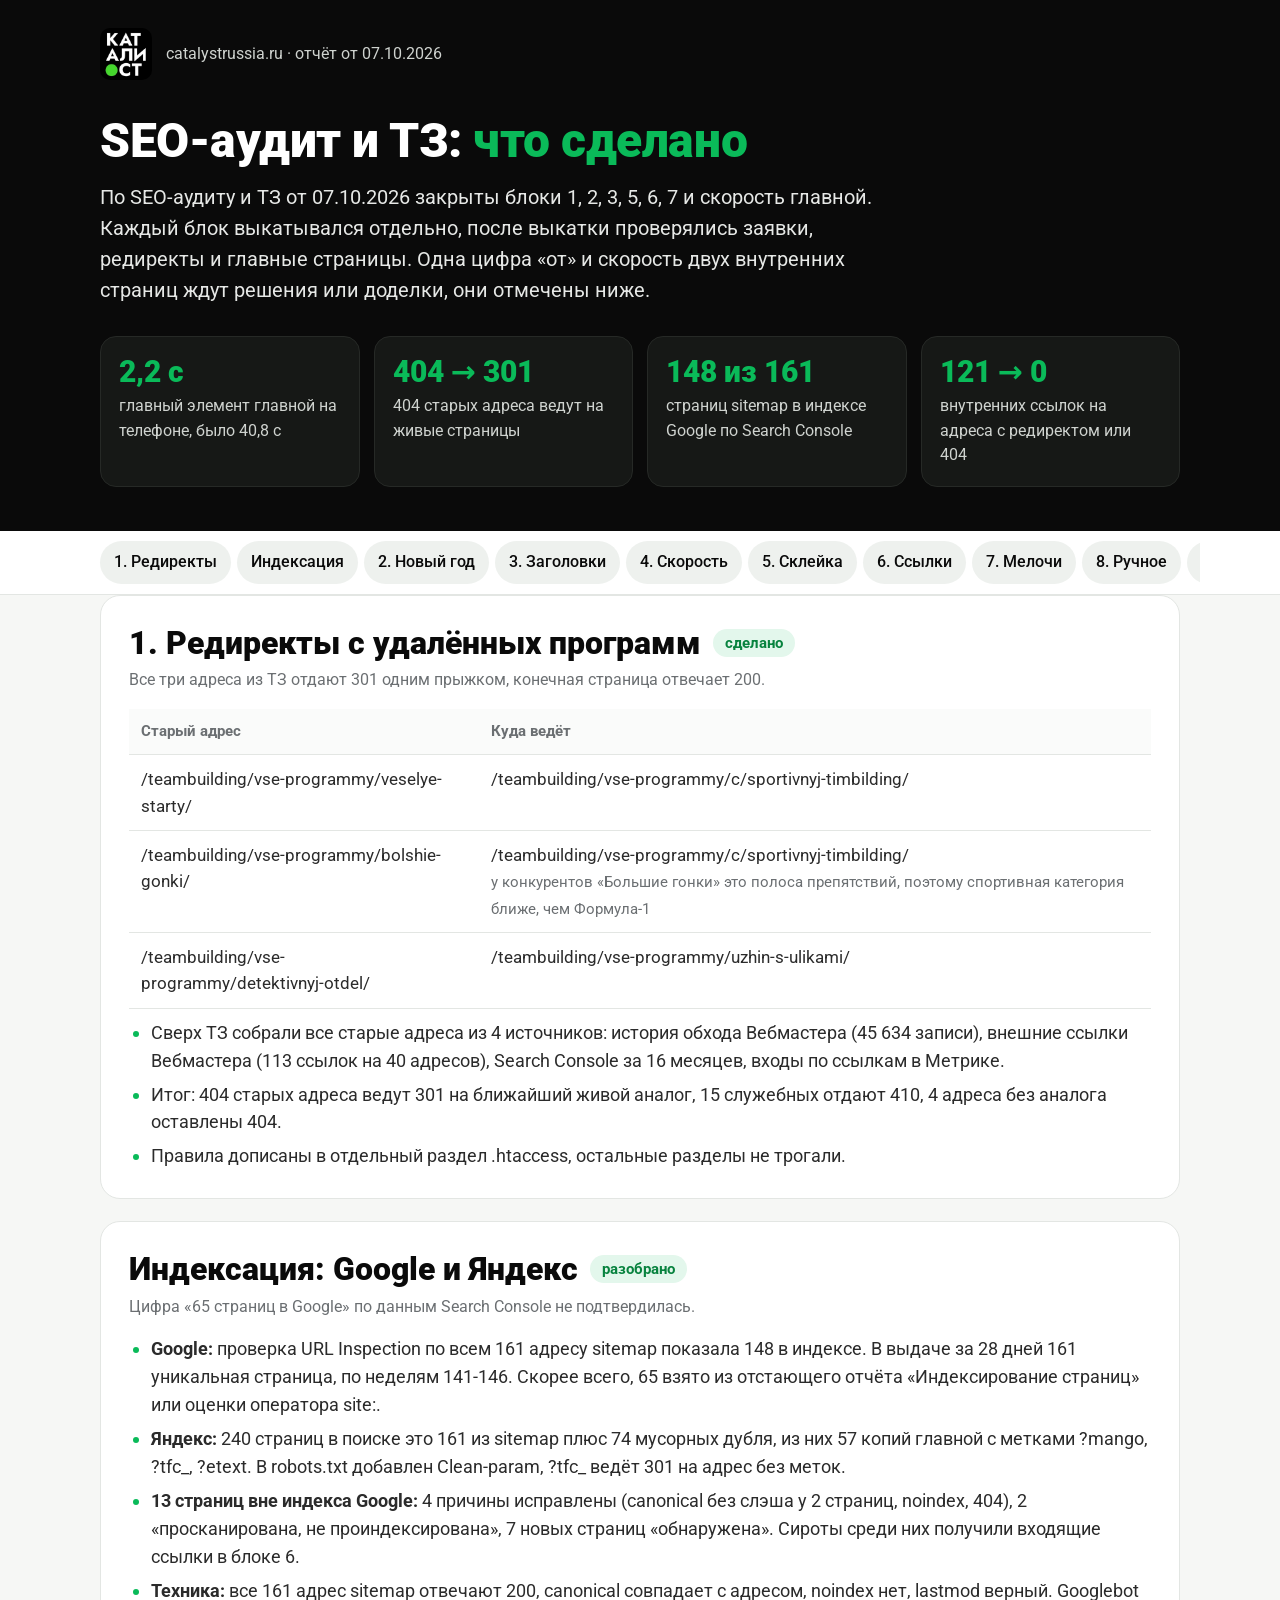
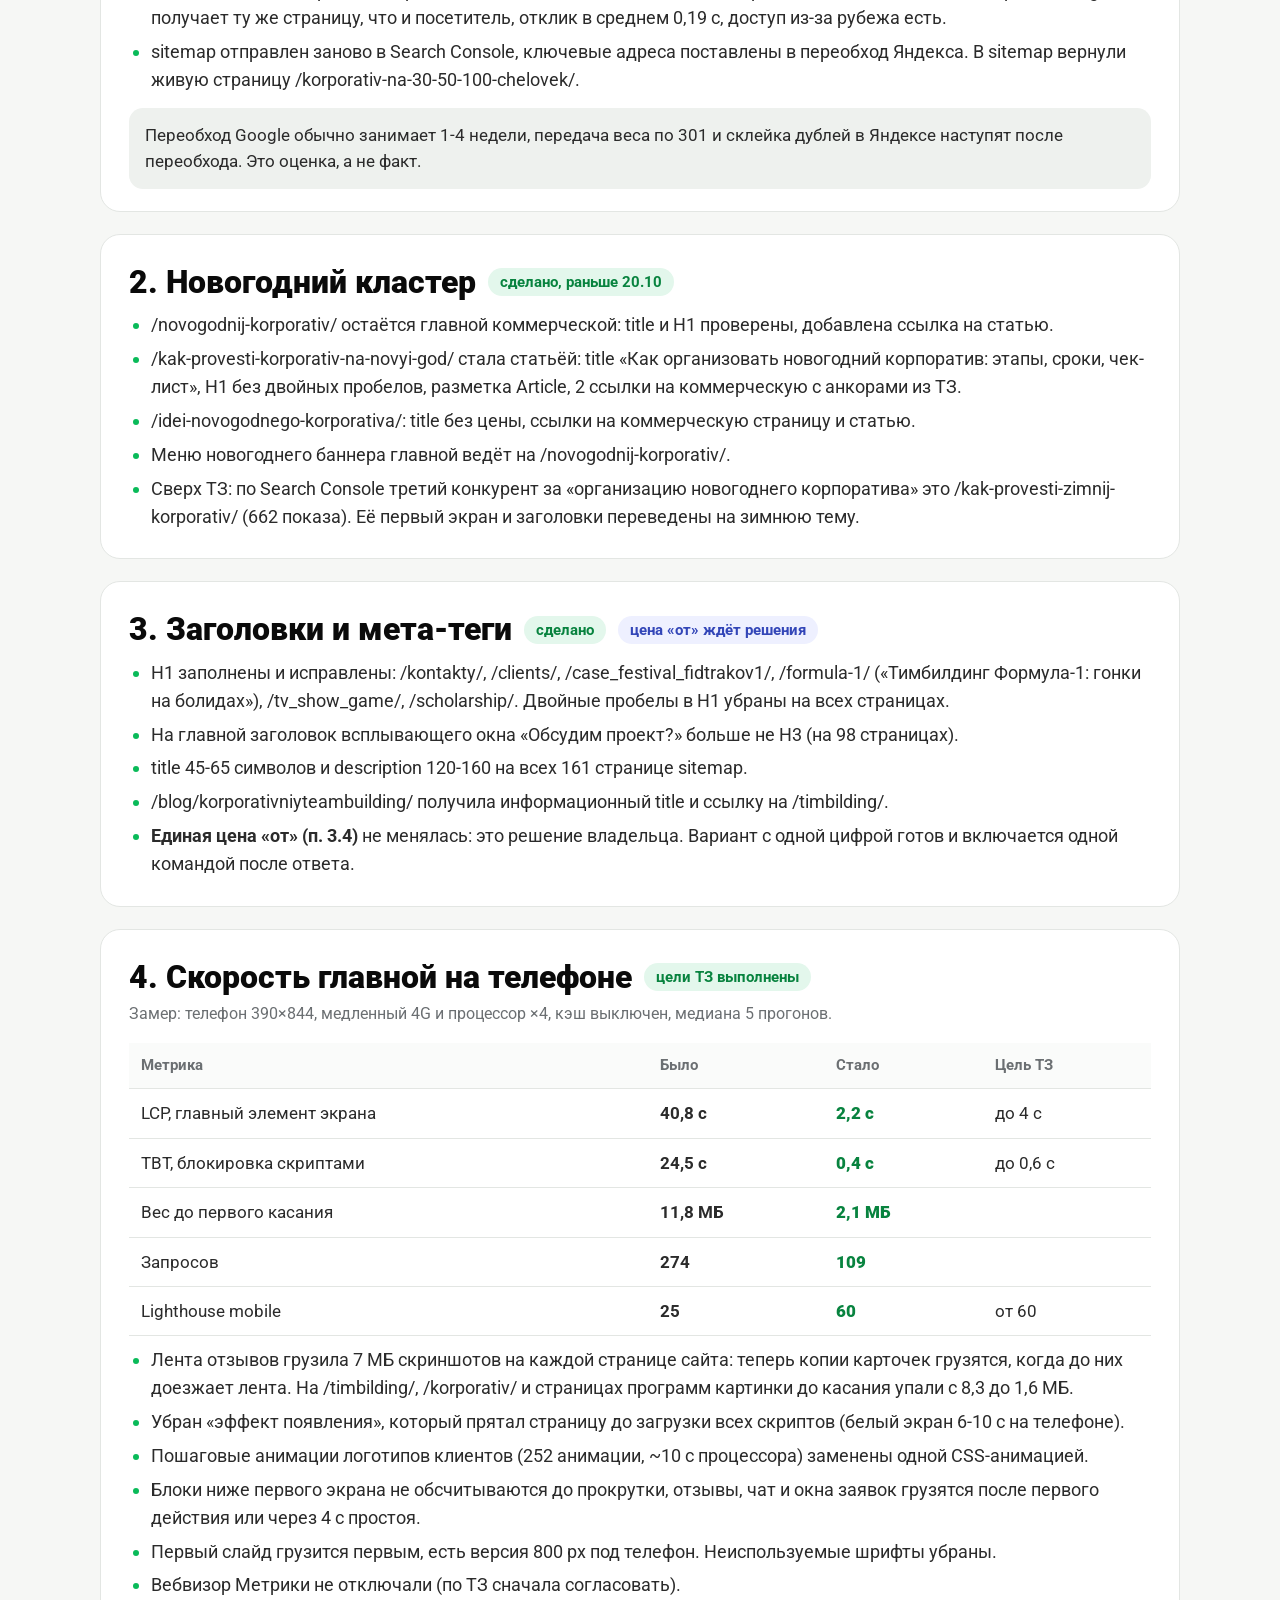
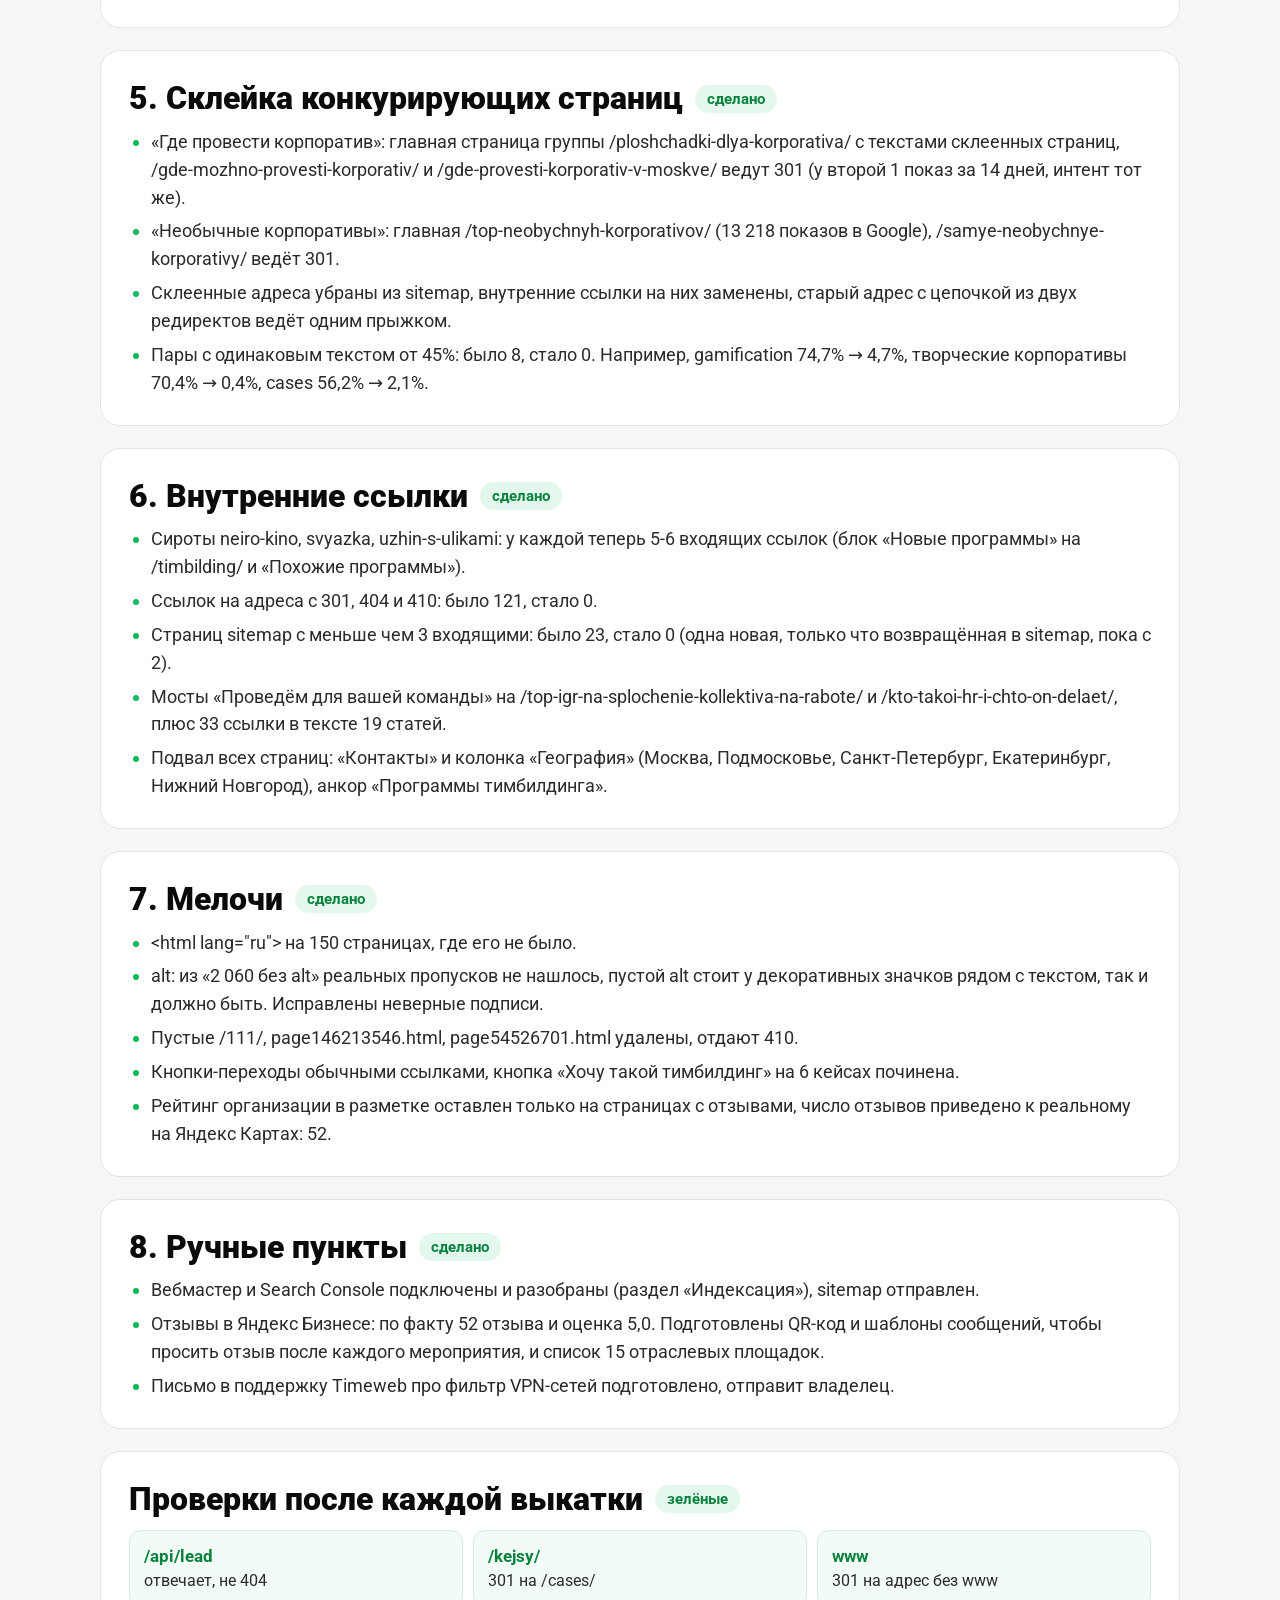
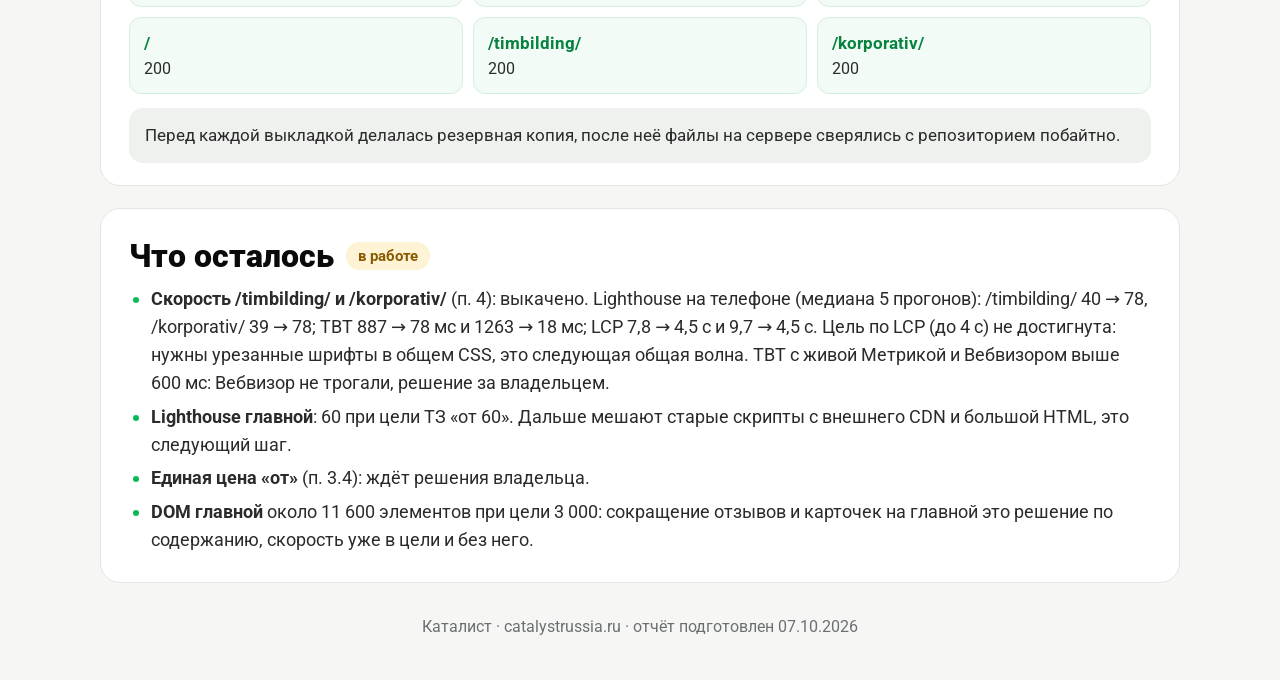
<file: seo-2026-10-07/index.html>
<!doctype html>
<html lang="ru">
<head>
<meta charset="utf-8">
<meta name="viewport" content="width=device-width, initial-scale=1, viewport-fit=cover">
<meta name="robots" content="noindex, nofollow">
<title>SEO-отчёт catalystrussia.ru, 07.10.2026</title>
<meta property="og:title" content="SEO-отчёт catalystrussia.ru, 07.10.2026">
<meta property="og:description" content="Что сделано по SEO-аудиту и ТЗ от 07.10.2026: редиректы, индексация, скорость, заголовки, склейка, ссылки">
<link rel="preconnect" href="https://fonts.googleapis.com">
<link rel="preconnect" href="https://fonts.gstatic.com" crossorigin>
<link href="https://fonts.googleapis.com/css2?family=Roboto:wght@400;500;700;900&display=swap&subset=cyrillic" rel="stylesheet">
<style>
:root{--g:#0aba59;--k:#0a0a0a;--t:#2b2b2b;--m:#6b6f72;--l:#eef1ee;--b:#e3e6e3;--w:#fff}
*{box-sizing:border-box}
html{scroll-behavior:smooth}
body{margin:0;background:#f6f7f5;color:var(--t);font:18px/1.55 Roboto,system-ui,-apple-system,"Segoe UI",Arial,sans-serif}
a{color:var(--g)}
.wrap{max-width:1120px;margin:0 auto;padding:0 20px}
header{background:var(--k);color:#fff;padding:28px 0 44px}
.top{display:flex;align-items:center;gap:14px;margin-bottom:34px}
.top img{width:52px;height:52px;border-radius:10px}
.top span{font-size:16px;color:#cfd3cf}
h1{font-size:clamp(30px,4.4vw,48px);line-height:1.12;margin:0 0 14px;font-weight:900;letter-spacing:-.01em}
h1 em{font-style:normal;color:var(--g)}
.lead{font-size:20px;color:#e6e8e6;max-width:820px;margin:0}
.kpis{display:grid;grid-template-columns:repeat(4,minmax(0,1fr));gap:14px;margin-top:30px}
.kpi{background:#161816;border:1px solid #262926;border-radius:16px;padding:18px}
.kpi b{display:block;font-size:30px;line-height:1.1;color:var(--g);font-weight:900}
.kpi span{display:block;font-size:16px;color:#cfd3cf;margin-top:6px}
nav.toc{position:sticky;top:0;z-index:5;background:#fff;border-bottom:1px solid var(--b)}
nav.toc .wrap{display:flex;gap:6px;overflow-x:auto;padding-top:10px;padding-bottom:10px;scrollbar-width:none}
nav.toc a{flex:0 0 auto;font-size:16px;font-weight:500;color:var(--k);text-decoration:none;padding:9px 14px;border-radius:999px;background:var(--l)}
nav.toc a:hover{background:var(--g);color:#fff}
main{padding:34px 0 80px}
section{background:#fff;border:1px solid var(--b);border-radius:20px;padding:28px 28px 22px;margin:0 0 22px;scroll-margin-top:72px}
h2{font-size:clamp(24px,3vw,32px);line-height:1.2;margin:0 0 6px;font-weight:900;color:var(--k);display:flex;align-items:center;gap:12px;flex-wrap:wrap}
.st{font-size:15px;font-weight:700;padding:5px 12px;border-radius:999px;line-height:1.2}
.ok{background:#e3f7ec;color:#08833f}
.wip{background:#fff3d6;color:#8a5a00}
.q{background:#eef0ff;color:#3346b8}
.sub{color:var(--m);font-size:16px;margin:0 0 16px}
ul{margin:10px 0 6px;padding-left:22px}
li{margin:6px 0}
li::marker{color:var(--g)}
.tbl{overflow-x:auto;margin:14px 0 6px}
table{border-collapse:collapse;width:100%;min-width:560px;font-size:17px}
th,td{text-align:left;padding:11px 12px;border-bottom:1px solid var(--b);vertical-align:top}
th{font-size:15px;color:var(--m);font-weight:700;background:#fafbfa}
td.n{font-weight:700;white-space:nowrap}
td.good{color:#08833f;font-weight:900}
.note{background:var(--l);border-radius:14px;padding:14px 16px;font-size:17px;margin-top:14px}
.chk{display:grid;grid-template-columns:repeat(3,minmax(0,1fr));gap:10px;margin-top:12px}
.chk div{background:#f2fbf6;border:1px solid #d3efdf;border-radius:12px;padding:12px 14px;font-size:16px}
.chk b{display:block;color:#08833f;font-size:17px}
footer{color:var(--m);font-size:16px;text-align:center;padding:10px 20px 40px}
@media(max-width:820px){
 .kpis{grid-template-columns:repeat(2,minmax(0,1fr))}
 .chk{grid-template-columns:1fr}
 section{padding:22px 18px 16px;border-radius:16px}
 body{font-size:17px}
 .kpi b{font-size:23px;white-space:nowrap}
 .kpi{padding:14px}
}
</style>
</head>
<body>
<header>
 <div class="wrap">
  <div class="top"><img src="logo.webp" alt="Каталист" width="52" height="52"><span>catalystrussia.ru · отчёт от 07.10.2026</span></div>
  <h1>SEO-аудит и ТЗ: <em>что сделано</em></h1>
  <p class="lead">По SEO-аудиту и ТЗ от 07.10.2026 закрыты блоки 1, 2, 3, 5, 6, 7 и скорость главной. Каждый блок выкатывался отдельно, после выкатки проверялись заявки, редиректы и главные страницы. Одна цифра «от» и скорость двух внутренних страниц ждут решения или доделки, они отмечены ниже.</p>
  <div class="kpis">
   <div class="kpi"><b>2,2 с</b><span>главный элемент главной на телефоне, было 40,8 с</span></div>
   <div class="kpi"><b>404 → 301</b><span>404 старых адреса ведут на живые страницы</span></div>
   <div class="kpi"><b>148 из 161</b><span>страниц sitemap в индексе Google по Search Console</span></div>
   <div class="kpi"><b>121 → 0</b><span>внутренних ссылок на адреса с редиректом или 404</span></div>
  </div>
 </div>
</header>

<nav class="toc"><div class="wrap">
 <a href="#b1">1. Редиректы</a><a href="#idx">Индексация</a><a href="#b2">2. Новый год</a><a href="#b3">3. Заголовки</a><a href="#b4">4. Скорость</a><a href="#b5">5. Склейка</a><a href="#b6">6. Ссылки</a><a href="#b7">7. Мелочи</a><a href="#b8">8. Ручное</a><a href="#chk">Проверки</a><a href="#open">Что осталось</a>
</div></nav>

<main class="wrap">

<section id="b1">
 <h2>1. Редиректы с удалённых программ <span class="st ok">сделано</span></h2>
 <p class="sub">Все три адреса из ТЗ отдают 301 одним прыжком, конечная страница отвечает 200.</p>
 <div class="tbl"><table>
  <tr><th>Старый адрес</th><th>Куда ведёт</th></tr>
  <tr><td>/teambuilding/vse-programmy/veselye-starty/</td><td>/teambuilding/vse-programmy/c/sportivnyj-timbilding/</td></tr>
  <tr><td>/teambuilding/vse-programmy/bolshie-gonki/</td><td>/teambuilding/vse-programmy/c/sportivnyj-timbilding/<br><span style="color:#6b6f72;font-size:15px">у конкурентов «Большие гонки» это полоса препятствий, поэтому спортивная категория ближе, чем Формула-1</span></td></tr>
  <tr><td>/teambuilding/vse-programmy/detektivnyj-otdel/</td><td>/teambuilding/vse-programmy/uzhin-s-ulikami/</td></tr>
 </table></div>
 <ul>
  <li>Сверх ТЗ собрали все старые адреса из 4 источников: история обхода Вебмастера (45 634 записи), внешние ссылки Вебмастера (113 ссылок на 40 адресов), Search Console за 16 месяцев, входы по ссылкам в Метрике.</li>
  <li>Итог: 404 старых адреса ведут 301 на ближайший живой аналог, 15 служебных отдают 410, 4 адреса без аналога оставлены 404.</li>
  <li>Правила дописаны в отдельный раздел .htaccess, остальные разделы не трогали.</li>
 </ul>
</section>

<section id="idx">
 <h2>Индексация: Google и Яндекс <span class="st ok">разобрано</span></h2>
 <p class="sub">Цифра «65 страниц в Google» по данным Search Console не подтвердилась.</p>
 <ul>
  <li><b>Google:</b> проверка URL Inspection по всем 161 адресу sitemap показала 148 в индексе. В выдаче за 28 дней 161 уникальная страница, по неделям 141-146. Скорее всего, 65 взято из отстающего отчёта «Индексирование страниц» или оценки оператора site:.</li>
  <li><b>Яндекс:</b> 240 страниц в поиске это 161 из sitemap плюс 74 мусорных дубля, из них 57 копий главной с метками ?mango, ?tfc_, ?etext. В robots.txt добавлен Clean-param, ?tfc_ ведёт 301 на адрес без меток.</li>
  <li><b>13 страниц вне индекса Google:</b> 4 причины исправлены (canonical без слэша у 2 страниц, noindex, 404), 2 «просканирована, не проиндексирована», 7 новых страниц «обнаружена». Сироты среди них получили входящие ссылки в блоке 6.</li>
  <li><b>Техника:</b> все 161 адрес sitemap отвечают 200, canonical совпадает с адресом, noindex нет, lastmod верный. Googlebot получает ту же страницу, что и посетитель, отклик в среднем 0,19 с, доступ из-за рубежа есть.</li>
  <li>sitemap отправлен заново в Search Console, ключевые адреса поставлены в переобход Яндекса. В sitemap вернули живую страницу /korporativ-na-30-50-100-chelovek/.</li>
 </ul>
 <div class="note">Переобход Google обычно занимает 1-4 недели, передача веса по 301 и склейка дублей в Яндексе наступят после переобхода. Это оценка, а не факт.</div>
</section>

<section id="b2">
 <h2>2. Новогодний кластер <span class="st ok">сделано, раньше 20.10</span></h2>
 <ul>
  <li>/novogodnij-korporativ/ остаётся главной коммерческой: title и H1 проверены, добавлена ссылка на статью.</li>
  <li>/kak-provesti-korporativ-na-novyi-god/ стала статьёй: title «Как организовать новогодний корпоратив: этапы, сроки, чек-лист», H1 без двойных пробелов, разметка Article, 2 ссылки на коммерческую с анкорами из ТЗ.</li>
  <li>/idei-novogodnego-korporativa/: title без цены, ссылки на коммерческую страницу и статью.</li>
  <li>Меню новогоднего баннера главной ведёт на /novogodnij-korporativ/.</li>
  <li>Сверх ТЗ: по Search Console третий конкурент за «организацию новогоднего корпоратива» это /kak-provesti-zimnij-korporativ/ (662 показа). Её первый экран и заголовки переведены на зимнюю тему.</li>
 </ul>
</section>

<section id="b3">
 <h2>3. Заголовки и мета-теги <span class="st ok">сделано</span> <span class="st q">цена «от» ждёт решения</span></h2>
 <ul>
  <li>H1 заполнены и исправлены: /kontakty/, /clients/, /case_festival_fidtrakov1/, /formula-1/ («Тимбилдинг Формула-1: гонки на болидах»), /tv_show_game/, /scholarship/. Двойные пробелы в H1 убраны на всех страницах.</li>
  <li>На главной заголовок всплывающего окна «Обсудим проект?» больше не H3 (на 98 страницах).</li>
  <li>title 45-65 символов и description 120-160 на всех 161 странице sitemap.</li>
  <li>/blog/korporativniyteambuilding/ получила информационный title и ссылку на /timbilding/.</li>
  <li><b>Единая цена «от» (п. 3.4)</b> не менялась: это решение владельца. Вариант с одной цифрой готов и включается одной командой после ответа.</li>
 </ul>
</section>

<section id="b4">
 <h2>4. Скорость главной на телефоне <span class="st ok">цели ТЗ выполнены</span></h2>
 <p class="sub">Замер: телефон 390×844, медленный 4G и процессор ×4, кэш выключен, медиана 5 прогонов.</p>
 <div class="tbl"><table>
  <tr><th>Метрика</th><th>Было</th><th>Стало</th><th>Цель ТЗ</th></tr>
  <tr><td>LCP, главный элемент экрана</td><td class="n">40,8 с</td><td class="good">2,2 с</td><td>до 4 с</td></tr>
  <tr><td>TBT, блокировка скриптами</td><td class="n">24,5 с</td><td class="good">0,4 с</td><td>до 0,6 с</td></tr>
  <tr><td>Вес до первого касания</td><td class="n">11,8 МБ</td><td class="good">2,1 МБ</td><td></td></tr>
  <tr><td>Запросов</td><td class="n">274</td><td class="good">109</td><td></td></tr>
  <tr><td>Lighthouse mobile</td><td class="n">25</td><td class="good">60</td><td>от 60</td></tr>
 </table></div>
 <ul>
  <li>Лента отзывов грузила 7 МБ скриншотов на каждой странице сайта: теперь копии карточек грузятся, когда до них доезжает лента. На /timbilding/, /korporativ/ и страницах программ картинки до касания упали с 8,3 до 1,6 МБ.</li>
  <li>Убран «эффект появления», который прятал страницу до загрузки всех скриптов (белый экран 6-10 с на телефоне).</li>
  <li>Пошаговые анимации логотипов клиентов (252 анимации, ~10 с процессора) заменены одной CSS-анимацией.</li>
  <li>Блоки ниже первого экрана не обсчитываются до прокрутки, отзывы, чат и окна заявок грузятся после первого действия или через 4 с простоя.</li>
  <li>Первый слайд грузится первым, есть версия 800 px под телефон. Неиспользуемые шрифты убраны.</li>
  <li>Вебвизор Метрики не отключали (по ТЗ сначала согласовать).</li>
 </ul>
</section>

<section id="b5">
 <h2>5. Склейка конкурирующих страниц <span class="st ok">сделано</span></h2>
 <ul>
  <li>«Где провести корпоратив»: главная страница группы /ploshchadki-dlya-korporativa/ с текстами склеенных страниц, /gde-mozhno-provesti-korporativ/ и /gde-provesti-korporativ-v-moskve/ ведут 301 (у второй 1 показ за 14 дней, интент тот же).</li>
  <li>«Необычные корпоративы»: главная /top-neobychnyh-korporativov/ (13 218 показов в Google), /samye-neobychnye-korporativy/ ведёт 301.</li>
  <li>Склеенные адреса убраны из sitemap, внутренние ссылки на них заменены, старый адрес с цепочкой из двух редиректов ведёт одним прыжком.</li>
  <li>Пары с одинаковым текстом от 45%: было 8, стало 0. Например, gamification 74,7% → 4,7%, творческие корпоративы 70,4% → 0,4%, cases 56,2% → 2,1%.</li>
 </ul>
</section>

<section id="b6">
 <h2>6. Внутренние ссылки <span class="st ok">сделано</span></h2>
 <ul>
  <li>Сироты neiro-kino, svyazka, uzhin-s-ulikami: у каждой теперь 5-6 входящих ссылок (блок «Новые программы» на /timbilding/ и «Похожие программы»).</li>
  <li>Ссылок на адреса с 301, 404 и 410: было 121, стало 0.</li>
  <li>Страниц sitemap с меньше чем 3 входящими: было 23, стало 0 (одна новая, только что возвращённая в sitemap, пока с 2).</li>
  <li>Мосты «Проведём для вашей команды» на /top-igr-na-splochenie-kollektiva-na-rabote/ и /kto-takoi-hr-i-chto-on-delaet/, плюс 33 ссылки в тексте 19 статей.</li>
  <li>Подвал всех страниц: «Контакты» и колонка «География» (Москва, Подмосковье, Санкт-Петербург, Екатеринбург, Нижний Новгород), анкор «Программы тимбилдинга».</li>
 </ul>
</section>

<section id="b7">
 <h2>7. Мелочи <span class="st ok">сделано</span></h2>
 <ul>
  <li>&lt;html lang="ru"&gt; на 150 страницах, где его не было.</li>
  <li>alt: из «2 060 без alt» реальных пропусков не нашлось, пустой alt стоит у декоративных значков рядом с текстом, так и должно быть. Исправлены неверные подписи.</li>
  <li>Пустые /111/, page146213546.html, page54526701.html удалены, отдают 410.</li>
  <li>Кнопки-переходы обычными ссылками, кнопка «Хочу такой тимбилдинг» на 6 кейсах починена.</li>
  <li>Рейтинг организации в разметке оставлен только на страницах с отзывами, число отзывов приведено к реальному на Яндекс Картах: 52.</li>
 </ul>
</section>

<section id="b8">
 <h2>8. Ручные пункты <span class="st ok">сделано</span></h2>
 <ul>
  <li>Вебмастер и Search Console подключены и разобраны (раздел «Индексация»), sitemap отправлен.</li>
  <li>Отзывы в Яндекс Бизнесе: по факту 52 отзыва и оценка 5,0. Подготовлены QR-код и шаблоны сообщений, чтобы просить отзыв после каждого мероприятия, и список 15 отраслевых площадок.</li>
  <li>Письмо в поддержку Timeweb про фильтр VPN-сетей подготовлено, отправит владелец.</li>
 </ul>
</section>

<section id="chk">
 <h2>Проверки после каждой выкатки <span class="st ok">зелёные</span></h2>
 <div class="chk">
  <div><b>/api/lead</b>отвечает, не 404</div>
  <div><b>/kejsy/</b>301 на /cases/</div>
  <div><b>www</b>301 на адрес без www</div>
  <div><b>/</b>200</div>
  <div><b>/timbilding/</b>200</div>
  <div><b>/korporativ/</b>200</div>
 </div>
 <div class="note">Перед каждой выкладкой делалась резервная копия, после неё файлы на сервере сверялись с репозиторием побайтно.</div>
</section>

<section id="open">
 <h2>Что осталось <span class="st wip">в работе</span></h2>
 <ul>
  <li><b>Скорость /timbilding/ и /korporativ/</b> (п. 4): выкачено. Lighthouse на телефоне (медиана 5 прогонов): /timbilding/ 40 → 78, /korporativ/ 39 → 78; TBT 887 → 78 мс и 1263 → 18 мс; LCP 7,8 → 4,5 с и 9,7 → 4,5 с. Цель по LCP (до 4 с) не достигнута: нужны урезанные шрифты в общем CSS, это следующая общая волна. TBT с живой Метрикой и Вебвизором выше 600 мс: Вебвизор не трогали, решение за владельцем.</li>
  <li><b>Lighthouse главной</b>: 60 при цели ТЗ «от 60». Дальше мешают старые скрипты с внешнего CDN и большой HTML, это следующий шаг.</li>
  <li><b>Единая цена «от»</b> (п. 3.4): ждёт решения владельца.</li>
  <li><b>DOM главной</b> около 11 600 элементов при цели 3 000: сокращение отзывов и карточек на главной это решение по содержанию, скорость уже в цели и без него.</li>
 </ul>
</section>

</main>
<footer>Каталист · catalystrussia.ru · отчёт подготовлен 07.10.2026</footer>
</body>
</html>
</file>
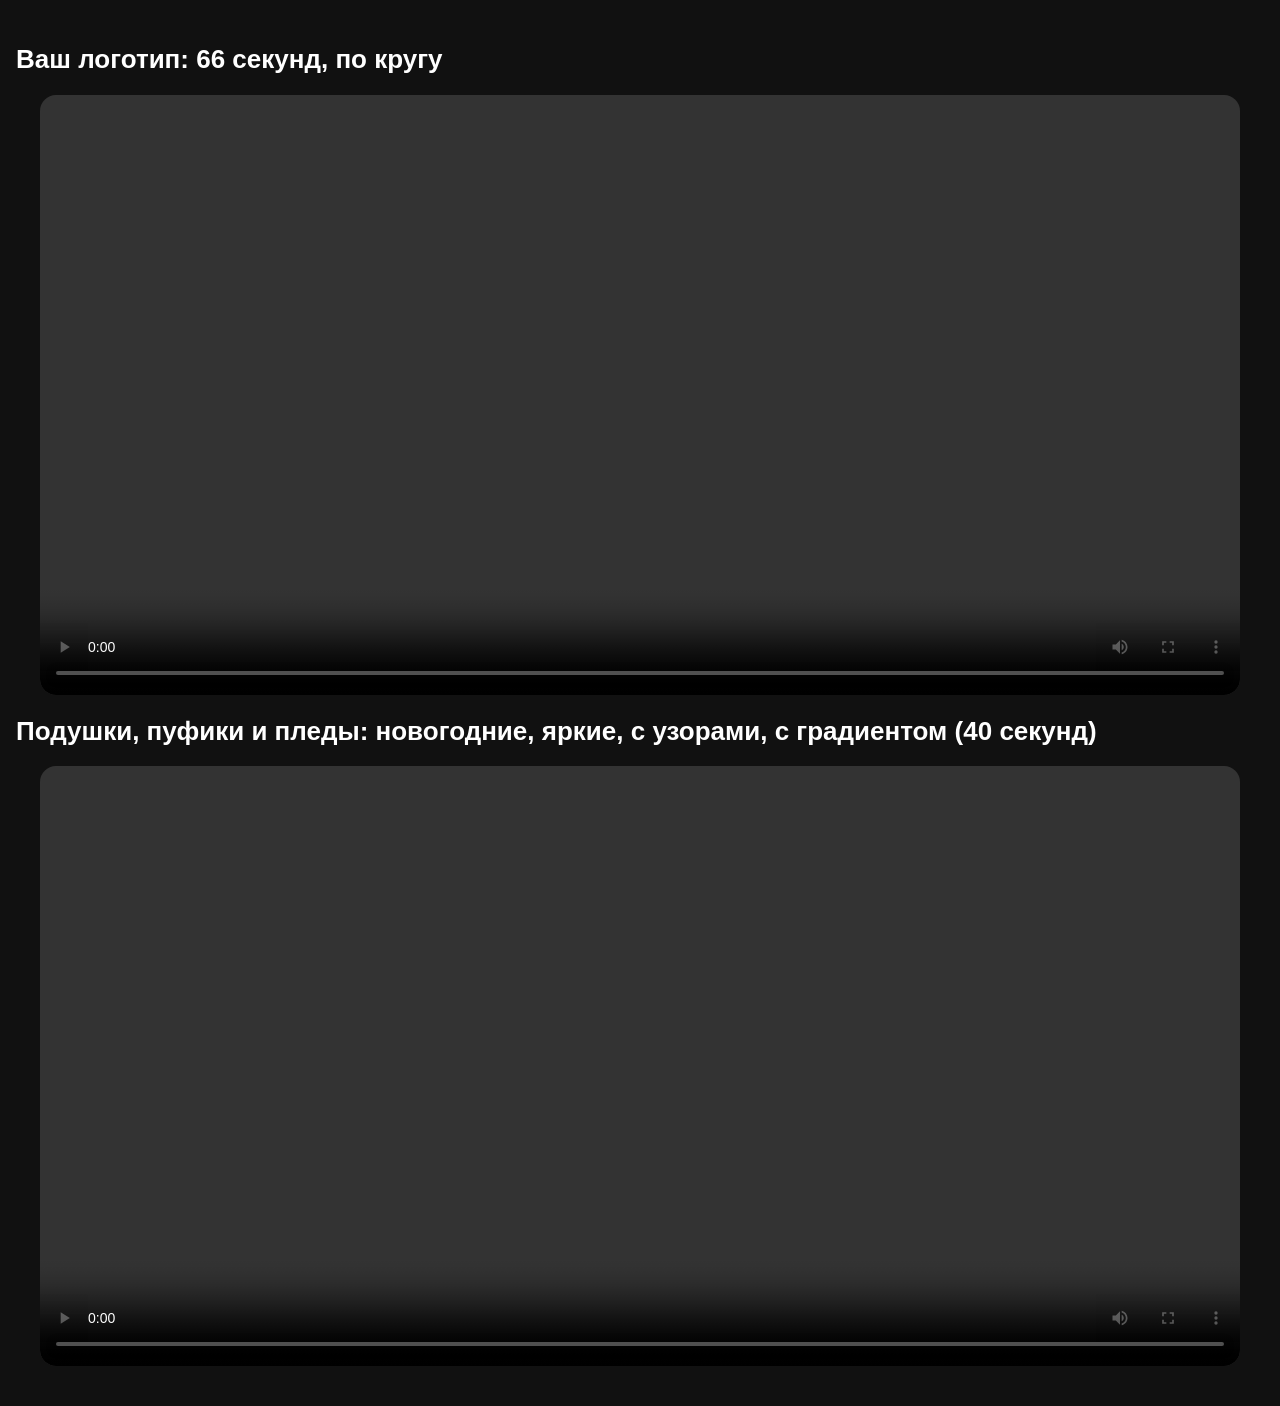
<file: stend-elki/index.html>
<!doctype html><html lang="ru"><meta charset="utf-8"><meta name="robots" content="noindex"><meta name="viewport" content="width=device-width,initial-scale=1"><title>Видео для плазмы на стенде</title>
<style>body{margin:0;background:#111;color:#fff;font:18px/1.4 Arial,sans-serif;padding:24px 16px}video{width:100%;max-width:1200px;display:block;margin:16px auto;border-radius:16px}a{color:#04bf45}h1{font-size:26px}</style>
<h1>Ваш логотип: 66 секунд, по кругу</h1>
<video src="stend-plazma-v3.mp4" controls loop playsinline></video>
<h1>Подушки, пуфики и пледы: новогодние, яркие, с узорами, с градиентом (40 секунд)</h1>
<video src="stend-podushki-v3.mp4" controls loop playsinline></video>
</file>
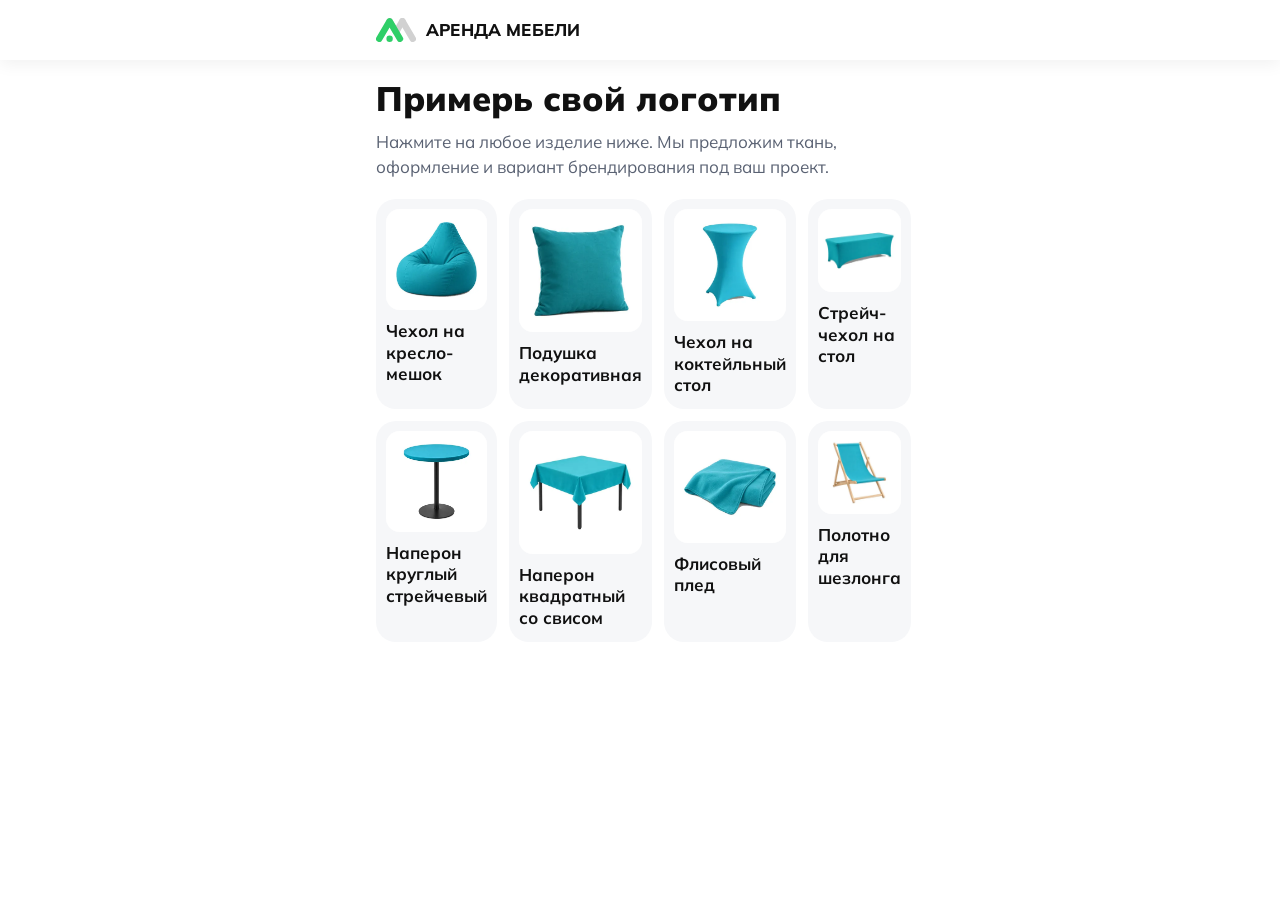
<file: am/app/index.html>
<!doctype html>
<html lang="ru">
<head>
<meta charset="utf-8">
<meta name="viewport" content="width=device-width, initial-scale=1, viewport-fit=cover">
<meta name="robots" content="noindex, nofollow">
<title>Примерьте брендинг · Аренда мебели</title>
<link rel="icon" href="img/logo.svg" type="image/svg+xml">
<link rel="preload" href="fonts/Mulish-Black.woff2" as="font" type="font/woff2" crossorigin>
<link rel="stylesheet" href="style.css">
<link rel="stylesheet" href="fonts.css">
<link rel="stylesheet" href="app.css">
</head>
<body>
<header class="top"><div class="wrap">
  <a class="logo" href="https://arenda-mebel.ru/" rel="noopener"><img src="img/logo.svg" alt="Аренда мебели" width="40" height="24"><span>Аренда мебели</span></a>
</div>
  <div class="promo-bar" id="chip" hidden><div class="wrap">Промокод на подарок: <b id="chipCode"></b></div></div>
</header>

<main class="wrap">
  <!-- 1. Выбор изделия -->
  <section id="s1" class="screen">

    <h1 class="h-app">Примерь свой логотип</h1>
    <p class="muted">Нажмите на любое изделие ниже. Мы предложим ткань, оформление и вариант брендирования под ваш проект.</p>
    <div class="grid" id="grid"></div>
  </section>

  <!-- 2. Примерка -->
  <section id="s2" class="screen" hidden>
    <button class="back" type="button" id="back">Все изделия</button>
    <h2 id="itemName"></h2>
    <div class="stage"><canvas id="cv" width="800" height="800" aria-label="Макет изделия с вашим брендингом"></canvas></div>

    <div class="block">
      <div class="lbl lbl-q">Есть логотип?</div>
      <div class="ask" id="ask">
        <button type="button" class="opt" data-v="yes" aria-pressed="false"><b>Да</b><span>загружу файл</span></button>
        <button type="button" class="opt" data-v="no" aria-pressed="false"><b>Нет</b><span>впишу название</span></button>
      </div>
    </div>

    <div class="block" id="noLogoBox" hidden>
      <label class="field"><span>Название компании или клиента</span>
        <input id="brand" maxlength="40" autocomplete="organization" placeholder="Например, Ромашка" enterkeyhint="done"></label>
      <div class="lbl">Шрифт</div>
      <div class="chips" id="fonts"></div>
    </div>

    <div class="block" id="logoBox" hidden>
      <div class="logo-row">
        <label class="btn upl" id="uplBtn"><input type="file" id="file" accept="image/*" hidden>Загрузить логотип</label>
        <p class="small muted" id="uplHint" style="margin:0">PNG или JPG. Белый фон уберём сами.</p>
        <button class="link" type="button" id="sample">Нет файла под рукой? Попробовать на примере</button>
        <div class="logo-on" id="logoOn" hidden>
          <span>Логотип на макете</span>
          <label class="switch"><input type="checkbox" id="mono"><i></i>Одним цветом</label>
          <button class="x" type="button" id="logoOff" aria-label="Убрать логотип">×</button>
        </div>
      </div>
    </div>

    <div class="block">
      <div class="lbl">Ткань: <b id="colorName">Бирюзовый</b></div>
      <div id="sw"></div>
    </div>

    <div class="block">
      <div class="lbl">Нанесение</div>
      <div class="chips" id="method"></div>
    </div>

    <div class="block">
      <div class="lbl">Сколько нужно</div>
      <div class="chips" id="qty"></div>
    </div>

    <div class="block" id="pairsBox">
      <div class="lbl">Готовые сочетания ткани и цвета нанесения</div>
      <div class="pairs" id="pairs"></div>
    </div>

    <div class="block" id="showBox">
      <div class="lbl">Ваш брендинг на других изделиях: нажмите на изделие, чтобы выбрать ему свой цвет</div>
      <div class="show" id="show"></div>
    </div>

    <div class="mini" id="mini" hidden>
      <div class="drag-handle mini-h"><span class="drag-grip"></span><span id="miniName">Ваше изделие</span></div>
      <canvas id="miniCv" width="300" height="300" aria-label="Ваше изделие сейчас"></canvas>
    </div>

    <div class="sticky"><div class="wrap">
      <div class="err" id="err"></div>
      <button class="btn" type="button" id="go">Получить подборку</button>
    </div></div>
  </section>

  <!-- 3. Готово -->
  <section id="s3" class="screen" hidden>
    <div class="ok-mark" aria-hidden="true"><svg viewBox="0 0 24 24"><path d="M5 12.5l4.2 4.2L19 7" fill="none" stroke="#fff" stroke-width="3" stroke-linecap="round" stroke-linejoin="round"/></svg></div>
    <h1 class="h-app" id="doneTitle">Готово! Макет у вас в чате</h1>
    <p class="muted" id="doneText">Менеджер «Аренды мебели» подготовит персональную подборку: ткань, оформление и расчёт.</p>
    <img id="doneImg" class="done-img" alt="Ваш макет" width="800" height="800">
    <div class="stack" style="margin-top:20px">
      <button class="btn" type="button" id="share" hidden>Отправить макет в чат</button>
    </div>
    <div class="save" id="save">
      <div class="lbl lbl-q">Отправить макет себе</div>
      <div class="stack">
        <button class="btn mail" type="button" id="toMail" hidden><svg viewBox="0 0 24 24" aria-hidden="true"><rect x="3" y="5" width="18" height="14" rx="2.5" fill="none" stroke="currentColor" stroke-width="2"/><path d="M4 7l8 6 8-6" fill="none" stroke="currentColor" stroke-width="2" stroke-linecap="round" stroke-linejoin="round"/></svg>На почту</button>
        <a class="btn tg" id="toTg" href="#" target="_blank" rel="noopener"><svg viewBox="0 0 16 16" aria-hidden="true"><path fill="#fff" d="M16 8A8 8 0 1 1 0 8a8 8 0 0 1 16 0M8.287 5.906q-1.168.486-4.666 2.01q-.567.225-.595.442c-.03.243.275.339.69.47l.175.055c.408.133.958.288 1.243.294q.39.01.868-.32q3.269-2.206 3.374-2.23c.05-.012.12-.026.166.016s.042.12.037.141c-.03.129-1.227 1.241-1.846 1.817c-.193.18-.33.307-.358.336a8 8 0 0 1-.188.186c-.38.366-.664.64.015 1.088c.327.216.589.393.85.571c.284.194.568.387.936.629q.14.092.27.187c.331.236.63.448.997.414c.214-.02.435-.22.547-.82c.265-1.417.786-4.486.906-5.751a1.4 1.4 0 0 0-.013-.315a.34.34 0 0 0-.114-.217a.53.53 0 0 0-.31-.093c-.3.005-.763.166-2.984 1.09"/></svg>В Telegram</a>
        <button class="btn mx" type="button" id="toMax"><img src="img/max.svg" alt="" width="30" height="30">В Max</button>
      </div>
      <form id="mailForm" class="mail-form" hidden novalidate>
        <label class="field"><span>Ваша почта</span><input type="email" id="mailTo" inputmode="email" autocomplete="email" placeholder="name@company.ru" required></label>
        <div class="err" id="mailErr"></div>
        <button class="btn" type="submit" id="mailSend">Отправить на почту</button>
      </form>
      <p class="small muted" id="saveHint" hidden></p>
    </div>
    <div class="stack" style="margin-top:20px">
      <button class="btn" type="button" id="again">Примерить другое изделие</button>
      <button class="btn ghost" type="button" id="toChat" hidden>Вернуться в чат</button>
    </div>
    <p class="gift" id="gift"></p>
  </section>

  <!-- нет доступа -->
  <section id="s0" class="screen" hidden>
    <h1 class="h-app">Сначала заберите промокод на подарок</h1>
    <p class="muted">Откройте страницу по QR-коду на стенде, оставьте контакт, и примерка откроется сама.</p>
    <a class="btn" href="./">Получить промокод</a>
  </section>
</main>

<script src="drag-panel.js"></script>
<script src="mockup.js"></script>
<script src="app.js"></script>
</body>
</html>
</file>
<file: am/app/style.css>
/* Стенд «Аренды мебели»: фирменный стиль их сайта (Mulish, зелёный #04bf45, мягкие карточки) */
@font-face{font-family:Mulish;font-weight:400;font-display:swap;src:url(fonts/Mulish-Regular.woff2) format('woff2')}
@font-face{font-family:Mulish;font-weight:700;font-display:swap;src:url(fonts/Mulish-Bold.woff2) format('woff2')}
@font-face{font-family:Mulish;font-weight:800;font-display:swap;src:url(fonts/Mulish-ExtraBold.woff2) format('woff2')}
@font-face{font-family:Mulish;font-weight:900;font-display:swap;src:url(fonts/Mulish-Black.woff2) format('woff2')}
:root{
  --green:#04bf45;--green-top:#2fcf68;--ink:#111;--muted:#5a6273;--line:#e7e7e7;--field:#f2f2f2;--bg:#f6f7f9;
  --r-card:24px;--r-btn:18px;--btn-h:60px;
  --fs-h1:34px;--fs-h2:24px;--fs-body:17px;--fs-small:14px;--fs-btn:18px;
  color-scheme:light;
}
*{box-sizing:border-box;-webkit-tap-highlight-color:transparent}
[hidden]{display:none!important}
html{-webkit-text-size-adjust:100%}
body{margin:0;background:#fff;color:var(--ink);font:400 var(--fs-body)/1.45 Mulish,Arial,sans-serif}
img{max-width:100%;height:auto;display:block}
.wrap{max-width:560px;margin:0 auto;padding:0 16px}
.top{position:sticky;top:0;z-index:5;background:#fff;box-shadow:0 4px 16px rgba(0,0,0,.06)}
.top .wrap{display:flex;align-items:center;justify-content:space-between;height:60px;gap:12px}
.logo{display:flex;align-items:center;gap:10px;color:var(--ink);text-decoration:none}
.logo img{width:40px;height:24px}
.logo span{font-weight:800;font-size:var(--fs-body);letter-spacing:.01em;text-transform:uppercase;white-space:nowrap}
.code-chip{display:inline-flex;align-items:center;gap:6px;background:var(--field);border-radius:999px;padding:6px 12px;font-size:var(--fs-small);font-weight:700;white-space:nowrap}
.code-chip b{font-size:var(--fs-body);font-weight:900;letter-spacing:.06em}
h1{font-size:var(--fs-h1);line-height:1.12;font-weight:900;margin:0 0 12px}
h2{font-size:var(--fs-h2);line-height:1.2;font-weight:900;margin:0 0 16px}
p{margin:0 0 12px}
.muted{color:var(--muted)}
.small{font-size:var(--fs-small);line-height:1.4}
.card{background:var(--bg);border-radius:var(--r-card);padding:24px 20px}
.btn{display:flex;align-items:center;justify-content:center;gap:12px;width:100%;height:var(--btn-h);border:0;border-radius:var(--r-btn);
  font:800 var(--fs-btn)/1 Mulish,Arial,sans-serif;color:#fff;text-decoration:none;cursor:pointer;
  background:linear-gradient(var(--green-top),var(--green));transition:transform .12s ease,filter .12s ease}
.btn:active{transform:scale(.985);filter:brightness(.96)}
.btn[disabled]{opacity:.55;pointer-events:none}
.btn svg,.btn img{width:30px;height:30px;flex:none}
.btn.tg{background:linear-gradient(#37aee2,#1e96c8)}
.btn.mx{background:linear-gradient(90deg,#4bc2fd,#3e48eb 55%,#8a50e9)}
.btn.mail{background:linear-gradient(#45484e,#222428)}
.btn.ghost{background:#fff;color:var(--ink);box-shadow:inset 0 0 0 2px var(--line)}
.stack{display:flex;flex-direction:column;gap:12px}
.link{background:none;border:0;padding:8px 0;font:700 var(--fs-body)/1.3 Mulish,Arial,sans-serif;color:var(--green);cursor:pointer;text-decoration:underline;text-underline-offset:3px}
.field{display:block;margin:0 0 12px}
.field span{display:block;font-size:var(--fs-small);font-weight:700;color:var(--muted);margin:0 0 6px}
.field input{width:100%;height:56px;border:0;border-radius:16px;background:var(--field);padding:0 16px;font:700 18px Mulish,Arial,sans-serif;color:var(--ink);outline:none}
.field input:focus{box-shadow:inset 0 0 0 2px var(--green)}
.err{color:#d93636;font-weight:700;font-size:var(--fs-small);min-height:20px}
.foot{padding:32px 0 40px;color:var(--muted);font-size:var(--fs-small);text-align:center}
.foot a{color:var(--muted)}
.small a{color:inherit}
.promo-bar{background:#eefaf2;border-top:1px solid #d9f3e3;font-weight:700;font-size:var(--fs-body);line-height:1;color:var(--ink)}
.promo-bar .wrap{display:flex;align-items:center;justify-content:center;gap:6px;height:40px}
.promo-bar b{font-size:var(--fs-btn);font-weight:900;letter-spacing:.06em;color:var(--ink)}
</file>
<file: am/app/fonts.css>
/* Шрифты надписи в примерке (OFL, Google Fonts, лежат у нас) */
@font-face{font-family:'Playfair Display';font-weight:700;font-display:swap;src:url(fonts/playfair-cyrillic.woff2) format('woff2');unicode-range:U+0301, U+0400-045F, U+0490-0491, U+04B0-04B1, U+2116}
@font-face{font-family:'Playfair Display';font-weight:700;font-display:swap;src:url(fonts/playfair-latin.woff2) format('woff2');unicode-range:U+0000-00FF, U+0131, U+0152-0153, U+02BB-02BC, U+02C6, U+02DA, U+02DC, U+0304, U+0308, U+0329, U+2000-206F, U+20AC, U+2122, U+2191, U+2193, U+2212, U+2215, U+FEFF, U+FFFD}
@font-face{font-family:'Caveat';font-weight:700;font-display:swap;src:url(fonts/caveat-cyrillic.woff2) format('woff2');unicode-range:U+0301, U+0400-045F, U+0490-0491, U+04B0-04B1, U+2116}
@font-face{font-family:'Caveat';font-weight:700;font-display:swap;src:url(fonts/caveat-latin.woff2) format('woff2');unicode-range:U+0000-00FF, U+0131, U+0152-0153, U+02BB-02BC, U+02C6, U+02DA, U+02DC, U+0304, U+0308, U+0329, U+2000-206F, U+20AC, U+2122, U+2191, U+2193, U+2212, U+2215, U+FEFF, U+FFFD}
@font-face{font-family:'Unbounded';font-weight:700;font-display:swap;src:url(fonts/unbounded-cyrillic.woff2) format('woff2');unicode-range:U+0301, U+0400-045F, U+0490-0491, U+04B0-04B1, U+2116}
@font-face{font-family:'Unbounded';font-weight:700;font-display:swap;src:url(fonts/unbounded-latin.woff2) format('woff2');unicode-range:U+0000-00FF, U+0131, U+0152-0153, U+02BB-02BC, U+02C6, U+02DA, U+02DC, U+0304, U+0308, U+0329, U+2000-206F, U+20AC, U+2122, U+2191, U+2193, U+2212, U+2215, U+FEFF, U+FFFD}
@font-face{font-family:'Oswald';font-weight:600;font-display:swap;src:url(fonts/oswald-cyrillic.woff2) format('woff2');unicode-range:U+0301, U+0400-045F, U+0490-0491, U+04B0-04B1, U+2116}
@font-face{font-family:'Oswald';font-weight:600;font-display:swap;src:url(fonts/oswald-latin.woff2) format('woff2');unicode-range:U+0000-00FF, U+0131, U+0152-0153, U+02BB-02BC, U+02C6, U+02DA, U+02DC, U+0304, U+0308, U+0329, U+2000-206F, U+20AC, U+2122, U+2191, U+2193, U+2212, U+2215, U+FEFF, U+FFFD}
@font-face{font-family:'Comfortaa';font-weight:700;font-display:swap;src:url(fonts/comfortaa-cyrillic.woff2) format('woff2');unicode-range:U+0301, U+0400-045F, U+0490-0491, U+04B0-04B1, U+2116}
@font-face{font-family:'Comfortaa';font-weight:700;font-display:swap;src:url(fonts/comfortaa-latin.woff2) format('woff2');unicode-range:U+0000-00FF, U+0131, U+0152-0153, U+02BB-02BC, U+02C6, U+02DA, U+02DC, U+0304, U+0308, U+0329, U+2000-206F, U+20AC, U+2122, U+2191, U+2193, U+2212, U+2215, U+FEFF, U+FFFD}
@font-face{font-family:'Science Gothic';font-weight:900;font-display:swap;src:url(fonts/sciencegothic-cyrillic.woff2) format('woff2');unicode-range:U+0301, U+0400-045F, U+0490-0491, U+04B0-04B1, U+2116}
@font-face{font-family:'Science Gothic';font-weight:900;font-display:swap;src:url(fonts/sciencegothic-latin.woff2) format('woff2');unicode-range:U+0000-00FF, U+0131, U+0152-0153, U+02BB-02BC, U+02C6, U+02DA, U+02DC, U+0304, U+0308, U+0329, U+2000-206F, U+20AC, U+2122, U+2191, U+2193, U+2212, U+2215, U+FEFF, U+FFFD}
@font-face{font-family:'Lobster';font-weight:400;font-display:swap;src:url(fonts/lobster-cyrillic.woff2) format('woff2');unicode-range:U+0301, U+0400-045F, U+0490-0491, U+04B0-04B1, U+2116}
@font-face{font-family:'Lobster';font-weight:400;font-display:swap;src:url(fonts/lobster-latin.woff2) format('woff2');unicode-range:U+0000-00FF, U+0131, U+0152-0153, U+02BB-02BC, U+02C6, U+02DA, U+02DC, U+0304, U+0308, U+0329, U+2000-206F, U+20AC, U+2122, U+2191, U+2193, U+2212, U+2215, U+FEFF, U+FFFD}
</file>
<file: am/app/app.css>
.screen{padding:20px 0 24px}
.h-app{font-size:var(--fs-h1)}
.grid{display:grid;grid-template-columns:1fr 1fr;gap:12px;margin-top:20px}
.item{display:flex;flex-direction:column;background:var(--bg);border:0;border-radius:20px;padding:10px 10px 14px;text-align:left;cursor:pointer;font:700 var(--fs-body)/1.25 Mulish,Arial,sans-serif;color:var(--ink);min-height:44px;transition:transform .12s ease}
.item:active{transform:scale(.98)}
.item img{width:100%;aspect-ratio:1/1;object-fit:contain;background:#fff;border-radius:14px;margin-bottom:10px}
.back{display:inline-flex;align-items:center;gap:8px;height:44px;padding:0 16px 0 12px;border:0;border-radius:999px;background:var(--field);font:700 var(--fs-body) Mulish,Arial,sans-serif;color:var(--ink);cursor:pointer;margin-bottom:16px}
.back::before{content:'';width:9px;height:9px;border-left:2.5px solid currentColor;border-bottom:2.5px solid currentColor;transform:rotate(45deg);margin-left:4px}
.stage{background:#fff;border-radius:var(--r-card);box-shadow:0 0 0 1px var(--line);overflow:hidden}
.stage canvas{display:block;width:100%;height:auto;aspect-ratio:1/1}
.block{margin-top:20px}
.lbl{font-size:var(--fs-small);font-weight:700;color:var(--muted);margin:0 0 10px}
.lbl b{color:var(--ink)}
.logo-row{display:flex;flex-direction:column;gap:10px}
.upl{height:52px;font-size:var(--fs-body)}
.logo-on{display:grid;grid-template-columns:1fr auto;grid-template-areas:'t x' 's s';align-items:center;gap:8px 12px;background:var(--bg);border-radius:16px;padding:10px 10px 14px 16px;font-weight:700;font-size:var(--fs-body)}
.logo-on > span{grid-area:t}
.logo-on .x{grid-area:x}
.logo-on .switch{grid-area:s}
.switch{display:inline-flex;align-items:center;gap:8px;cursor:pointer;font-weight:700;font-size:var(--fs-body)}
.switch input{position:absolute;opacity:0}
.switch i{width:44px;height:26px;border-radius:13px;background:#d1d1d1;position:relative;transition:background .15s}
.switch i::after{content:'';position:absolute;top:3px;left:3px;width:20px;height:20px;border-radius:50%;background:#fff;transition:transform .15s}
.switch input:checked + i{background:var(--green)}
.switch input:checked + i::after{transform:translateX(18px)}
.x{width:44px;height:44px;border:0;border-radius:50%;background:#fff;font:400 26px/1 Arial;color:var(--muted);cursor:pointer;flex:none}
.swatches{display:grid;grid-template-columns:repeat(9,minmax(0,44px));gap:10px}
.sw-cap{font-size:var(--fs-small);font-weight:700;color:var(--muted);margin:16px 0 8px}
.sw-cap:first-child{margin-top:4px}
.sw{width:100%;height:auto;aspect-ratio:1/1;padding:0;border-radius:50%;border:0;cursor:pointer;box-shadow:inset 0 0 0 1px rgba(0,0,0,.12);position:relative;background-size:cover;background-position:center}
.sw[aria-pressed="true"]::after{content:'';position:absolute;inset:-3px;border-radius:50%;box-shadow:0 0 0 2.5px var(--green)}
@media (max-width:480px){.swatches{gap:6px}}
.chips{display:flex;flex-wrap:wrap;gap:8px}
.chip{height:44px;padding:0 16px;border:0;border-radius:999px;background:var(--field);font:700 var(--fs-body) Mulish,Arial,sans-serif;color:var(--ink);cursor:pointer}
.chip[aria-pressed="true"]{background:var(--ink);color:#fff}
.sticky{position:sticky;bottom:0;margin:24px -16px 0;padding:12px 0 calc(12px + env(safe-area-inset-bottom,0px));background:linear-gradient(rgba(255,255,255,0),#fff 22%)}
.sticky .err{text-align:center}
.ok-mark{width:64px;height:64px;border-radius:50%;background:linear-gradient(var(--green-top),var(--green));display:flex;align-items:center;justify-content:center;margin:8px 0 16px}
.ok-mark svg{width:34px;height:34px}
.done-img{width:100%;height:auto;aspect-ratio:1/1;border-radius:var(--r-card);box-shadow:0 0 0 1px var(--line);margin-top:8px}
.gift{margin-top:20px;text-align:center;color:var(--muted);font-weight:700}
.gift b{color:var(--ink);font-size:var(--fs-h2);letter-spacing:.06em}
@media (min-width:600px){.grid{grid-template-columns:repeat(4,1fr)}}
.lbl-q{font-size:var(--fs-h2);font-weight:900;color:var(--ink);margin-bottom:12px}
.ask{display:grid;grid-template-columns:1fr 1fr;gap:10px}
.opt{display:flex;flex-direction:column;align-items:flex-start;justify-content:center;gap:2px;height:76px;padding:0 18px;border:0;border-radius:18px;background:var(--field);color:var(--ink);cursor:pointer;text-align:left;font:400 var(--fs-small)/1.25 Mulish,Arial,sans-serif}
.opt b{font-size:var(--fs-h2);font-weight:900}
.opt span{color:var(--muted);font-weight:700}
.opt[aria-pressed="true"]{background:var(--ink);color:#fff}
.opt[aria-pressed="true"] span{color:#d1d1d1}
#fonts{--fs-font:16px;display:grid;grid-template-columns:repeat(4,minmax(0,1fr));gap:8px}
#fonts .chip{font-size:var(--fs-font);padding:0 6px;white-space:nowrap}
@media (max-width:480px){#fonts{grid-template-columns:repeat(2,minmax(0,1fr))}}
.save{margin-top:28px}
.mail-form{margin-top:16px}
#saveHint{margin:12px 0 0}
.pairs{display:grid;grid-template-columns:repeat(4,minmax(0,1fr));gap:10px}
.pair{position:relative;padding:0;border:0;border-radius:16px;overflow:hidden;background:#fff;aspect-ratio:1/1;cursor:pointer;box-shadow:inset 0 0 0 1px var(--line)}
.pair canvas{display:block;width:100%;height:100%}
.pair[aria-pressed="true"]{box-shadow:0 0 0 3px var(--green)}
@media (max-width:480px){.pairs{gap:6px}.pair{border-radius:12px}}
#sample{text-align:left;align-self:flex-start}
.show{display:grid;grid-template-columns:repeat(4,minmax(0,1fr));gap:12px}
.show-it{display:flex;flex-direction:column;gap:6px;padding:0;border:0;background:none;cursor:pointer;text-align:left;font:inherit;color:var(--ink)}
.show-it canvas{display:block;width:100%;height:auto;aspect-ratio:1/1;border-radius:16px;background:#fff;box-shadow:inset 0 0 0 1px var(--line)}
.show-it[aria-pressed="true"] canvas{box-shadow:0 0 0 3px var(--green)}
.show-it b{font-size:var(--fs-small);font-weight:800;line-height:1.25}
.show-it span{font-size:var(--fs-small);color:var(--muted);line-height:1.25}
@media (max-width:480px){.show{grid-template-columns:repeat(2,minmax(0,1fr));gap:10px}}
.mini{position:fixed;z-index:60;width:150px;background:#fff;border-radius:16px;padding:8px;box-shadow:0 0 0 1px var(--line),0 10px 28px rgba(0,0,0,.14)}
.mini-h{display:flex;align-items:center;gap:6px;font-size:var(--fs-small);font-weight:800;margin:0 0 6px;min-height:24px}
.mini-h #miniName{line-height:1.2}
.mini canvas{display:block;width:100%;height:auto;border-radius:10px;cursor:pointer}
@media (max-width:480px){.mini{width:118px}}
</file>
